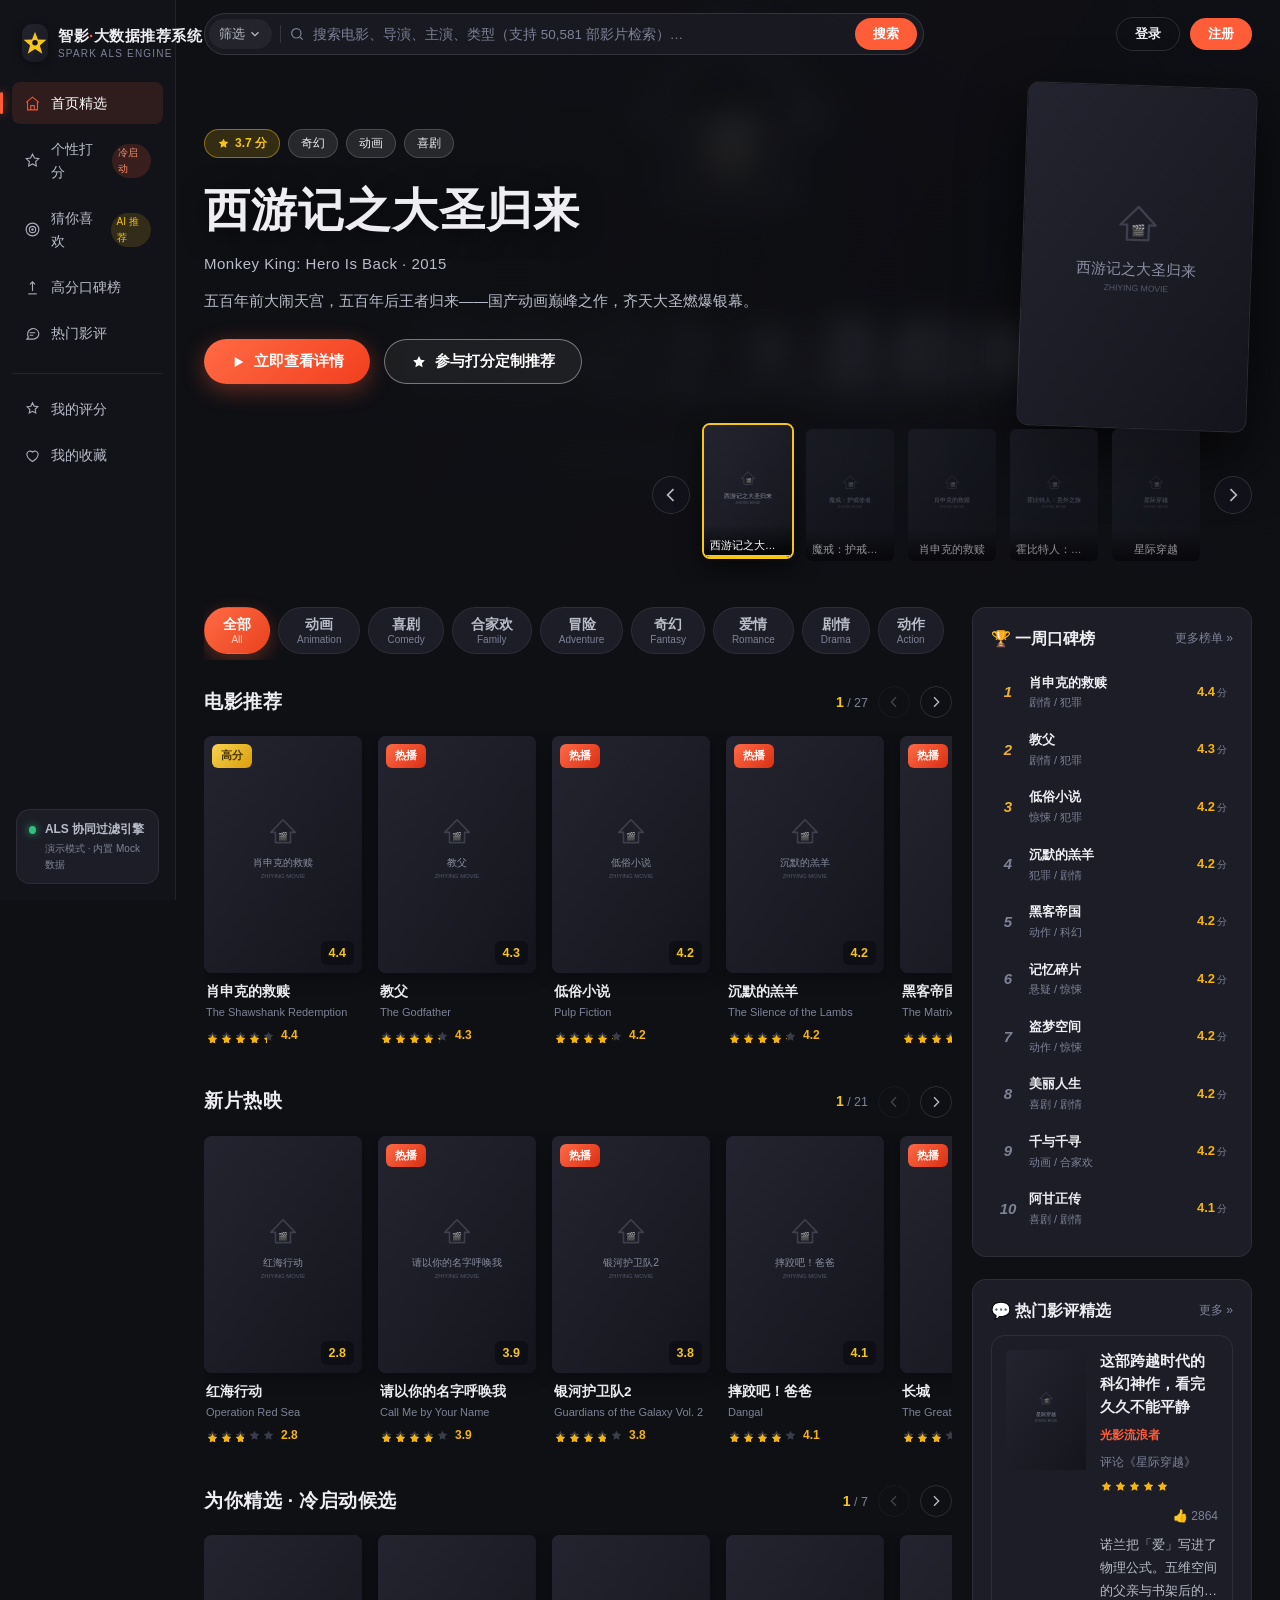
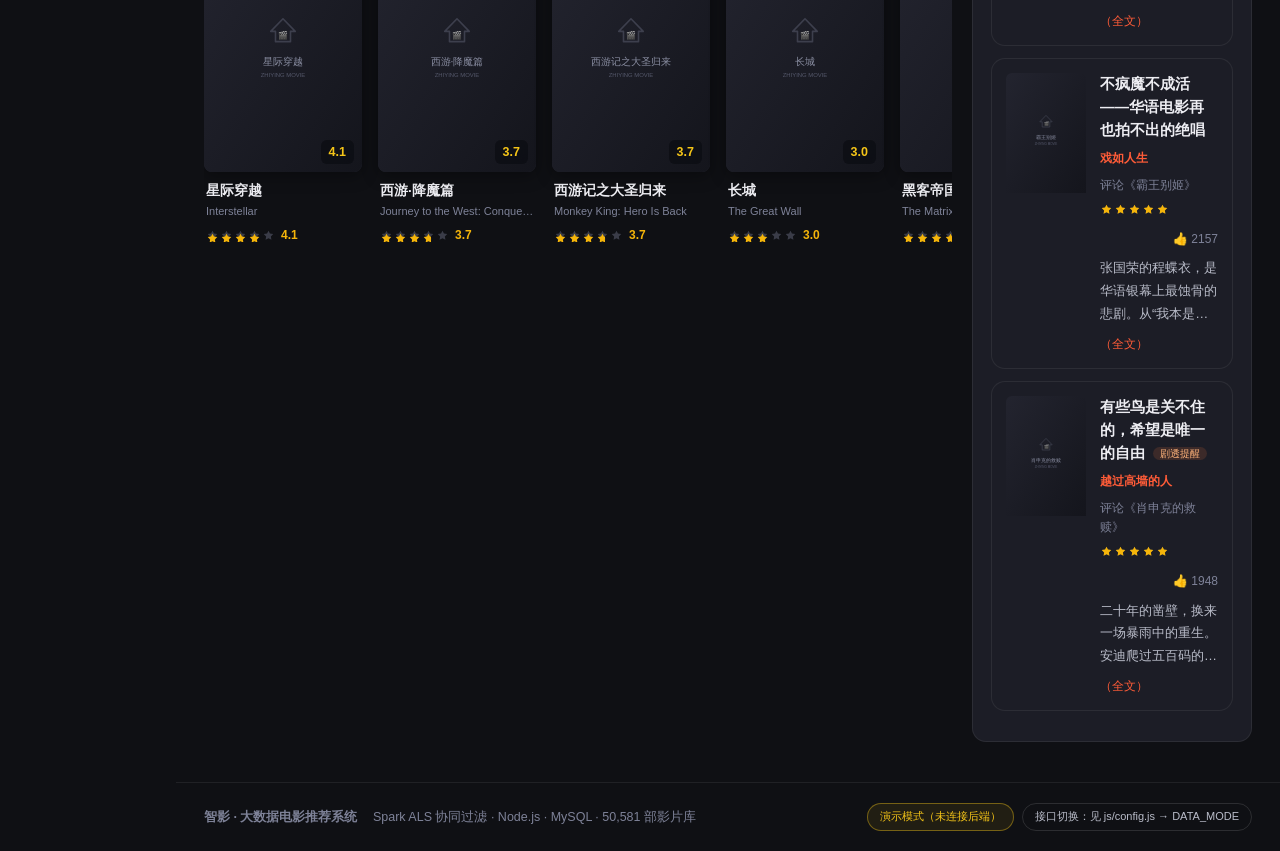
<file: frontend/index.html>
<!DOCTYPE html>
<html lang="zh-CN">
<head>
  <meta charset="UTF-8">
  <meta name="viewport" content="width=device-width, initial-scale=1.0">
  <meta name="description" content="智影 · 大数据电影推荐系统 —— Spark ALS 协同过滤引擎驱动">
  <meta name="keywords" content="电影推荐,Spark,ALS,大数据,协同过滤">
  <title>智影 · 大数据电影推荐系统</title>
  <link rel="icon" href="data:image/svg+xml,%3Csvg xmlns='http://www.w3.org/2000/svg' viewBox='0 0 64 64'%3E%3Crect width='64' height='64' rx='14' fill='%230F1014'/%3E%3Ctext x='32' y='44' font-size='36' text-anchor='middle' fill='%23F5C518'%3E%E2%9C%A6%3C/text%3E%3C/svg%3E">
  <link rel="stylesheet" href="css/style.css">
</head>
<body>
  <!-- ============ 左侧固定导航 ============ -->
  <aside class="sidebar" id="sidebar">
    <div class="brand">
      <div class="brand-logo">
        <svg viewBox="0 0 48 48" width="26" height="26" aria-hidden="true">
          <path d="M24 3 L29.5 17.5 L45 18 L33 28.5 L37.5 44 L24 35 L10.5 44 L15 28.5 L3 18 L18.5 17.5 Z" fill="#F5C518"/>
          <circle cx="24" cy="23.5" r="5" fill="#0F1014"/>
        </svg>
      </div>
      <div class="brand-text">
        <div class="brand-name">智影<span class="brand-dot">·</span>大数据推荐系统</div>
        <div class="brand-sub">Spark ALS Engine</div>
      </div>
    </div>

    <nav class="nav" id="navList">
      <a href="#/" class="nav-item" data-route="home">
        <svg class="nav-ico" viewBox="0 0 24 24" fill="none" stroke="currentColor" stroke-width="1.6"><path d="M3 10.5 12 3l9 7.5"/><path d="M5 9.5V21h14V9.5"/><path d="M9.5 21v-6h5v6"/></svg>
        <span>首页精选</span>
      </a>
      <a href="#/rate" class="nav-item" data-route="rate">
        <svg class="nav-ico" viewBox="0 0 24 24" fill="none" stroke="currentColor" stroke-width="1.6"><path d="m12 3 2.7 5.5 6.1.9-4.4 4.3 1 6.1L12 16.9l-5.4 2.9 1-6.1-4.4-4.3 6.1-.9Z"/></svg>
        <span>个性打分</span>
        <em class="nav-tag">冷启动</em>
      </a>
      <a href="#/recommend" class="nav-item" data-route="recommend">
        <svg class="nav-ico" viewBox="0 0 24 24" fill="none" stroke="currentColor" stroke-width="1.6"><circle cx="12" cy="12" r="9"/><circle cx="12" cy="12" r="4.5"/><circle cx="12" cy="12" r="1" fill="currentColor"/></svg>
        <span>猜你喜欢</span>
        <em class="nav-tag gold">AI 推荐</em>
      </a>
      <a href="#/top" class="nav-item" data-route="top">
        <svg class="nav-ico" viewBox="0 0 24 24" fill="none" stroke="currentColor" stroke-width="1.6"><path d="M6 21h12"/><path d="M12 17V4"/><path d="m8.5 7.5 3.5-3.5 3.5 3.5"/></svg>
        <span>高分口碑榜</span>
      </a>
      <a href="#/reviews" class="nav-item" data-route="reviews">
        <svg class="nav-ico" viewBox="0 0 24 24" fill="none" stroke="currentColor" stroke-width="1.6"><path d="M21 12a8 8 0 0 1-8 8H4l2.2-2.9A8 8 0 1 1 21 12Z"/><path d="M8 11h8M8 14.5h5"/></svg>
        <span>热门影评</span>
      </a>
    </nav>

    <div class="nav nav-secondary">
      <a href="#/myratings" class="nav-item" data-route="myratings">
        <svg class="nav-ico" viewBox="0 0 24 24" fill="none" stroke="currentColor" stroke-width="1.6"><path d="m12 4 2.3 4.7 5.2.8-3.8 3.6.9 5.2L12 16l-4.6 2.4.9-5.2-3.8-3.6 5.2-.8Z"/></svg>
        <span>我的评分</span>
      </a>
      <a href="#/myfavorites" class="nav-item" data-route="myfavorites">
        <svg class="nav-ico" viewBox="0 0 24 24" fill="none" stroke="currentColor" stroke-width="1.6"><path d="M12 20.5S4 15.9 4 10a4.6 4.6 0 0 1 8-2.6A4.6 4.6 0 0 1 20 10c0 5.9-8 10.5-8 10.5Z"/></svg>
        <span>我的收藏</span>
      </a>
    </div>

    <div class="sidebar-foot">
      <div class="engine-badge">
        <span class="engine-dot"></span>
        <div>
          <div class="engine-line1">ALS 协同过滤引擎</div>
          <div class="engine-line2" id="apiStatus">正在检测服务…</div>
        </div>
      </div>
    </div>
  </aside>

  <!-- ============ 主区域 ============ -->
  <div class="main">
    <header class="topbar" id="topbar">
      <div class="topbar-inner">
        <div class="search-capsule" id="searchCapsule">
          <button class="search-filter" id="searchFilterBtn" type="button">
            筛选
            <svg viewBox="0 0 24 24" width="14" height="14" fill="none" stroke="currentColor" stroke-width="2"><path d="m6 9 6 6 6-6"/></svg>
          </button>
          <span class="search-divider"></span>
          <svg class="search-ico" viewBox="0 0 24 24" fill="none" stroke="currentColor" stroke-width="1.8"><circle cx="11" cy="11" r="7"/><path d="m16.5 16.5 4 4"/></svg>
          <input type="text" id="searchInput" placeholder="搜索电影、导演、主演、类型（支持 50,581 部影片检索）…" maxlength="100" autocomplete="off">
          <button class="search-go" id="searchGoBtn" type="button" aria-label="搜索">搜索</button>
        </div>
        <div class="topbar-user" id="topbarUser">
          <!-- 由 JS 渲染 -->
        </div>
      </div>
      <!-- 筛选下拉 -->
      <div class="filter-pop" id="filterPop" hidden>
        <div class="filter-pop-title">按分类筛选</div>
        <div class="filter-pop-grid" id="filterPopGrid"></div>
        <div class="filter-pop-actions">
          <button type="button" class="btn-ghost sm" id="filterClearBtn">清除筛选</button>
          <button type="button" class="btn-primary sm" id="filterApplyBtn">应用</button>
        </div>
      </div>
    </header>

    <main class="view" id="view"><!-- 路由视图 --></main>

    <footer class="footer">
      <div class="footer-inner">
        <div>
          <strong>智影 · 大数据电影推荐系统</strong>
          <span class="footer-sub">Spark ALS 协同过滤 · Node.js · MySQL · 50,581 部影片库</span>
        </div>
        <div class="footer-status">
          <span id="footerMode" class="mode-chip">…</span>
          <span id="footerApi" class="api-chip">…</span>
        </div>
      </div>
    </footer>
  </div>

  <!-- ============ 登录/注册弹窗 ============ -->
  <div class="modal-layer" id="authModal" hidden>
    <div class="auth-card" role="dialog" aria-modal="true" aria-label="登录注册">
      <button class="modal-close" id="authClose" type="button" aria-label="关闭">
        <svg viewBox="0 0 24 24" width="18" height="18" fill="none" stroke="currentColor" stroke-width="2"><path d="M6 6l12 12M18 6L6 18"/></svg>
      </button>
      <!-- 左栏 视觉区 -->
      <div class="auth-visual">
        <div class="auth-visual-glow"></div>
        <div class="auth-poster-wall" id="authPosterWall"></div>
        <div class="auth-visual-text">
          <div class="auth-visual-title">专属私人影院</div>
        </div>
        <div class="auth-visual-badges">
          <span>✦ ALS 协同过滤</span><span>✦ 大数据实训</span><span>✦ 实时推荐</span>
        </div>
      </div>
      <!-- 右栏 表单区 -->
      <div class="auth-form">
        <div class="auth-tabs" role="tablist">
          <button class="auth-tab active" data-authtab="login" type="button">账号密码登录</button>
          <button class="auth-tab" data-authtab="register" type="button">新用户注册</button>
          <span class="auth-tab-indicator" id="authTabIndicator"></span>
        </div>

        <!-- 登录表单 -->
        <form class="auth-body" id="loginForm" novalidate>
          <div class="field">
            <svg class="field-ico" viewBox="0 0 24 24" fill="none" stroke="currentColor" stroke-width="1.6"><circle cx="12" cy="8" r="4"/><path d="M4.5 20c1.2-3.5 4.2-5 7.5-5s6.3 1.5 7.5 5"/></svg>
            <input type="text" name="username" id="loginAccount" placeholder="请输入您的账号 (如: hadoop)" autocomplete="username">
          </div>
          <div class="field">
            <svg class="field-ico" viewBox="0 0 24 24" fill="none" stroke="currentColor" stroke-width="1.6"><rect x="5" y="10" width="14" height="10" rx="2"/><path d="M8 10V7a4 4 0 0 1 8 0v3"/></svg>
            <input type="password" name="pwd" id="loginPwd" placeholder="请输入密码" autocomplete="current-password">
            <button type="button" class="pwd-eye" data-eye="loginPwd" aria-label="显示密码">
              <svg class="eye-open" viewBox="0 0 24 24" fill="none" stroke="currentColor" stroke-width="1.6"><path d="M2.5 12S6 5.5 12 5.5 21.5 12 21.5 12 18 18.5 12 18.5 2.5 12 2.5 12Z"/><circle cx="12" cy="12" r="3"/></svg>
              <svg class="eye-closed" viewBox="0 0 24 24" fill="none" stroke="currentColor" stroke-width="1.6" hidden><path d="M4 4l16 16"/><path d="M9.9 5.9A9.6 9.6 0 0 1 12 5.5c6 0 9.5 6.5 9.5 6.5a17.8 17.8 0 0 1-3.2 3.9M6.2 6.8A16.9 16.9 0 0 0 2.5 12S6 18.5 12 18.5a9.6 9.6 0 0 0 3.2-.5"/></svg>
            </button>
          </div>
          <div class="field-hint">支持使用账号、手机号或邮箱登录</div>
          <button type="submit" class="auth-submit" id="loginBtn">立即登录</button>
          <div class="auth-switch">还没有账号？<a href="javascript:;" id="goRegister">立即注册</a>　·　<a href="javascript:;" id="goForgot">忘记密码？</a></div>
          <div class="auth-back"><a href="#/">← 返回网站主页</a></div>
        </form>

        <!-- 注册表单 -->
        <form class="auth-body" id="registerForm" hidden novalidate>
          <div class="reg-grid">
            <div class="field">
              <svg class="field-ico" viewBox="0 0 24 24" fill="none" stroke="currentColor" stroke-width="1.6"><circle cx="12" cy="8" r="4"/><path d="M4.5 20c1.2-3.5 4.2-5 7.5-5s6.3 1.5 7.5 5"/></svg>
              <input type="text" name="username" id="regUsername" placeholder="昵称（2-50 字符）" autocomplete="username">
            </div>
            <div class="field">
              <svg class="field-ico" viewBox="0 0 24 24" fill="none" stroke="currentColor" stroke-width="1.6"><rect x="6" y="3.5" width="12" height="17" rx="2.5"/><path d="M10 18h4"/></svg>
              <input type="tel" name="phone" id="regPhone" placeholder="手机号（数字）" autocomplete="tel">
            </div>
            <div class="field">
              <svg class="field-ico" viewBox="0 0 24 24" fill="none" stroke="currentColor" stroke-width="1.6"><rect x="3.5" y="5.5" width="17" height="13" rx="2"/><path d="m4.5 7 7.5 5.5L19.5 7"/></svg>
              <input type="email" name="email" id="regEmail" placeholder="邮箱" autocomplete="email">
            </div>
            <div class="field">
              <svg class="field-ico" viewBox="0 0 24 24" fill="none" stroke="currentColor" stroke-width="1.6"><rect x="5" y="10" width="14" height="10" rx="2"/><path d="M8 10V7a4 4 0 0 1 8 0v3"/></svg>
              <input type="password" name="pwd" id="regPwd" placeholder="密码（8 位以上，含字母和数字）" autocomplete="new-password">
            </div>
            <div class="field">
              <svg class="field-ico" viewBox="0 0 24 24" fill="none" stroke="currentColor" stroke-width="1.6"><rect x="5" y="10" width="14" height="10" rx="2"/><path d="M8 10V7a4 4 0 0 1 8 0v3"/></svg>
              <input type="password" name="confirm_password" id="regPwd2" placeholder="确认密码" autocomplete="new-password">
            </div>
          </div>
          <div class="field-hint">密码至少 8 位，且必须包含英文字母和数字</div>
          <button type="submit" class="auth-submit" id="registerBtn">立即注册</button>
          <div class="auth-switch">已有账号？<a href="javascript:;" id="goLogin">账号密码登录</a></div>
          <div class="auth-back"><a href="#/">← 返回网站主页</a></div>
        </form>

        <div class="auth-agreement">登录/注册即代表阅读并同意<a href="javascript:;">《用户使用协议》</a>与<a href="javascript:;">《隐私保护政策》</a></div>
      </div>
    </div>
  </div>

  <!-- ============ 通用弹层 / 抽屉 ============ -->
  <div class="modal-layer" id="genericModal" hidden>
    <div class="generic-card" id="genericCard"></div>
  </div>

  <div class="drawer-layer" id="drawerLayer" hidden>
    <div class="drawer-panel" id="drawerPanel">
      <div class="drawer-head">
        <div class="drawer-title" id="drawerTitle"></div>
        <button class="drawer-close" id="drawerClose" type="button" aria-label="关闭">
          <svg viewBox="0 0 24 24" width="18" height="18" fill="none" stroke="currentColor" stroke-width="2"><path d="M6 6l12 12M18 6L6 18"/></svg>
        </button>
      </div>
      <div class="drawer-body" id="drawerBody"></div>
    </div>
  </div>

  <!-- 海报放大预览 -->
  <div class="lightbox" id="lightbox" hidden>
    <button class="lightbox-close" id="lightboxClose" type="button" aria-label="关闭">
      <svg viewBox="0 0 24 24" width="22" height="22" fill="none" stroke="currentColor" stroke-width="2"><path d="M6 6l12 12M18 6L6 18"/></svg>
    </button>
    <img id="lightboxImg" alt="海报预览">
  </div>

  <!-- Spark 计算等待动效 -->
  <div class="modal-layer spark-layer" id="sparkLayer" hidden>
    <div class="spark-card">
      <div class="spark-orb">
        <div class="spark-orb-ring r1"></div>
        <div class="spark-orb-ring r2"></div>
        <div class="spark-orb-core">
          <svg viewBox="0 0 24 24" width="34" height="34" fill="none" stroke="currentColor" stroke-width="1.5"><path d="M13 2 4.5 13.5H11L10 22l8.5-11.5H12Z"/></svg>
        </div>
      </div>
      <div class="spark-title">正在为您更新推荐列表</div>
      <div class="spark-steps" id="sparkSteps">
        <div class="spark-step" data-step="1">
          <span class="spark-step-ico">1</span>
          <span>正在读取您最新的评分与偏好…</span>
        </div>
        <div class="spark-step" data-step="2">
          <span class="spark-step-ico">2</span>
          <span>正在读取离线 ALS 候选并结合热门与类型偏好重排…</span>
        </div>
        <div class="spark-step" data-step="3">
          <span class="spark-step-ico">3</span>
          <span>正在为您更新最多 Top 20 推荐结果…</span>
        </div>
      </div>
      <div class="spark-progress"><i id="sparkProgressBar"></i></div>
      <div class="spark-note">任务由后台队列处理，ALS 模型按离线批次更新</div>
    </div>
  </div>

  <!-- 轻提示 -->
  <div class="toast-wrap" id="toastWrap"></div>

  <script src="js/config.js"></script>
  <script src="js/mock-data.js"></script>
  <script src="js/ui.js"></script>
  <script src="js/mock.js"></script>
  <script src="js/api.js"></script>
  <script src="js/app.js"></script>
</body>
</html>
</file>
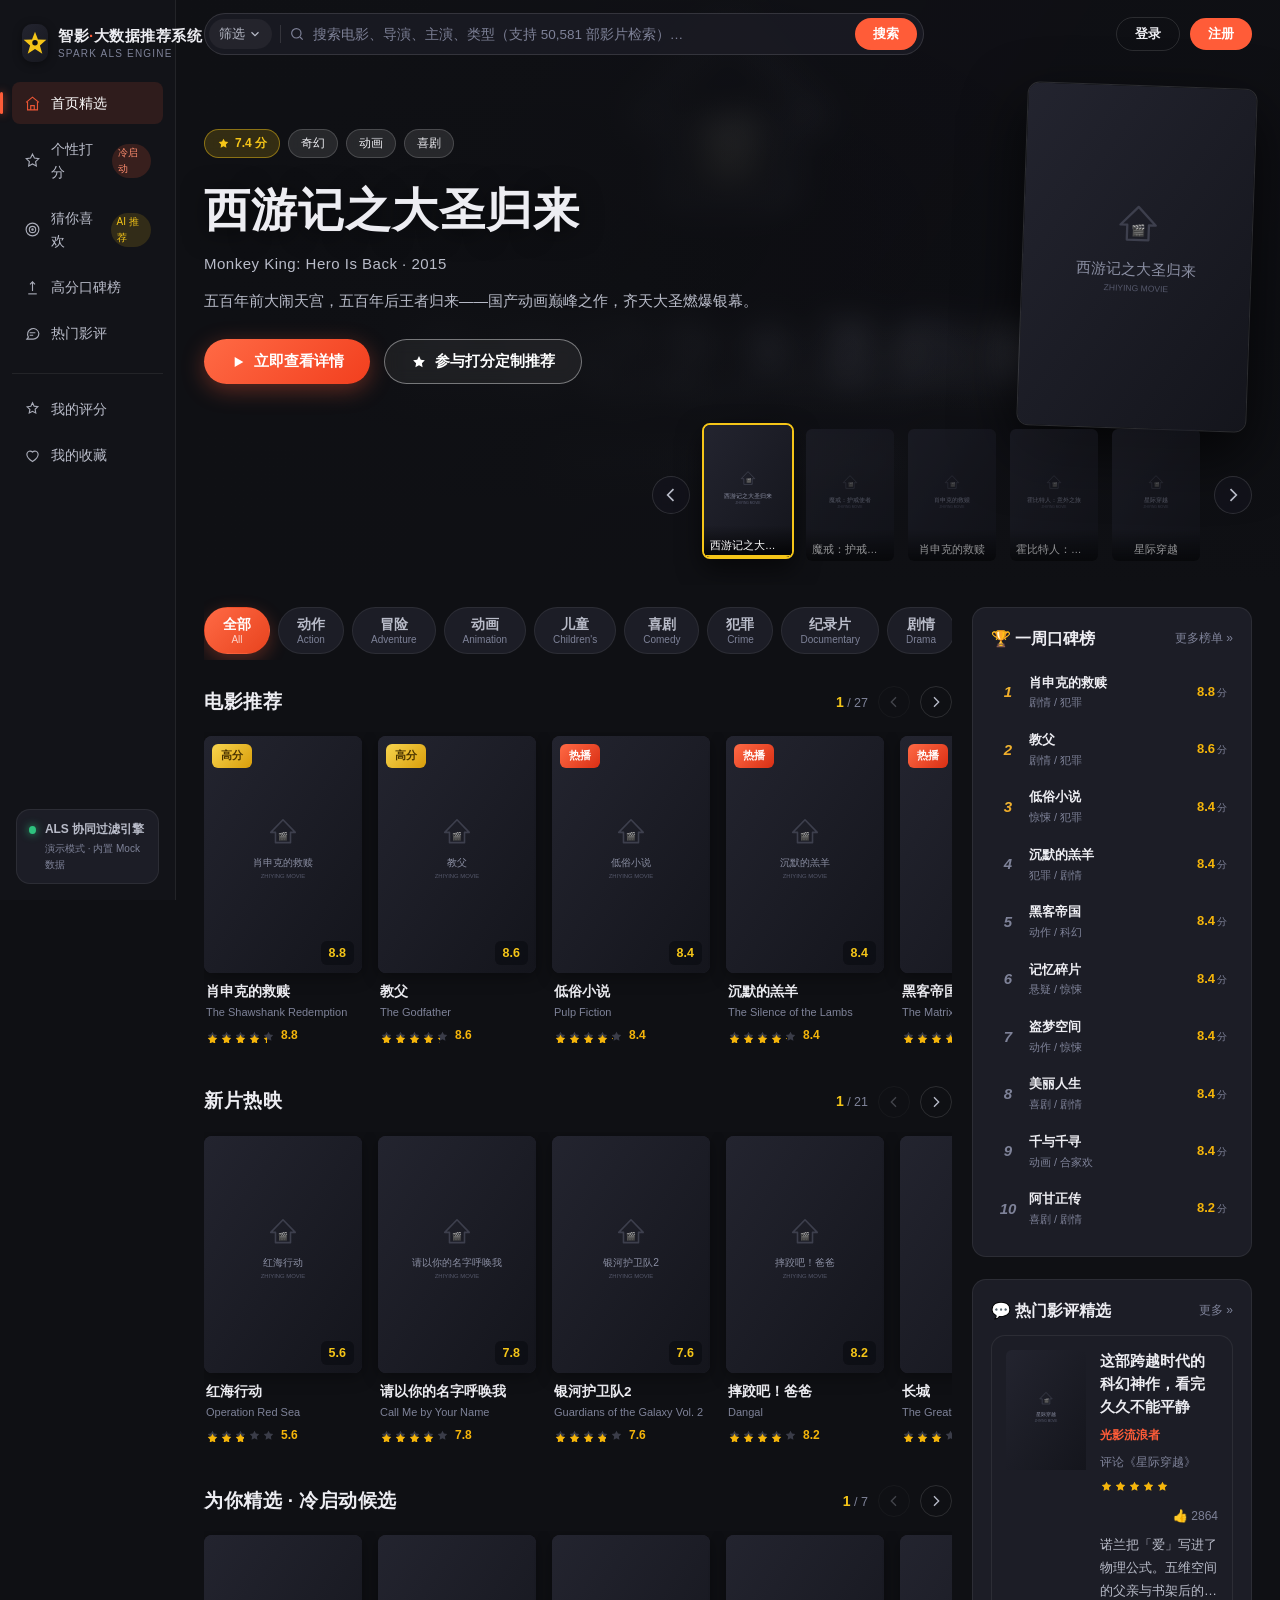
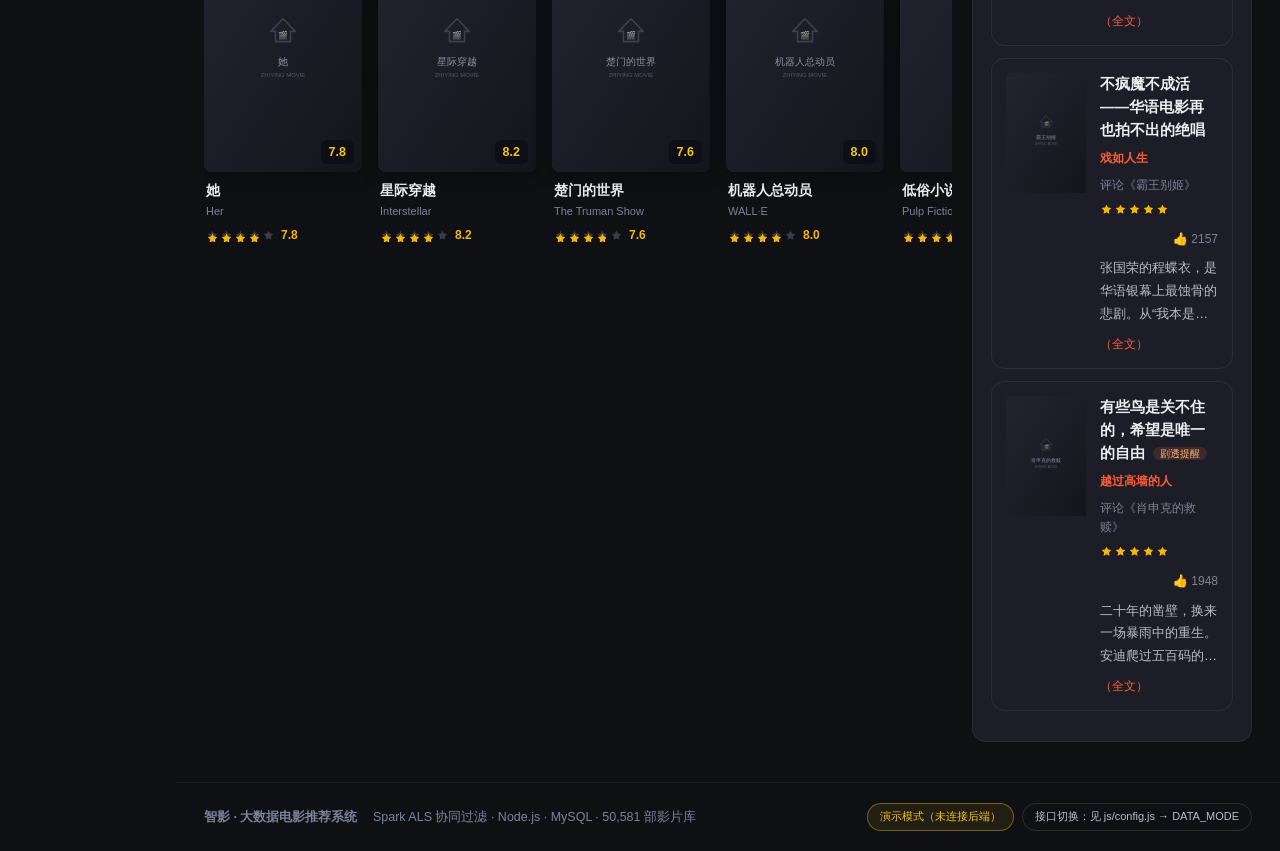
<file: web/index.html>
<!DOCTYPE html>
<html lang="zh-CN">
<head>
  <meta charset="UTF-8">
  <meta name="viewport" content="width=device-width, initial-scale=1.0">
  <meta name="description" content="智影 · 大数据电影推荐系统 —— Spark ALS 协同过滤引擎驱动">
  <meta name="keywords" content="电影推荐,Spark,ALS,大数据,协同过滤">
  <title>智影 · 大数据电影推荐系统</title>
  <link rel="icon" href="data:image/svg+xml,%3Csvg xmlns='http://www.w3.org/2000/svg' viewBox='0 0 64 64'%3E%3Crect width='64' height='64' rx='14' fill='%230F1014'/%3E%3Ctext x='32' y='44' font-size='36' text-anchor='middle' fill='%23F5C518'%3E%E2%9C%A6%3C/text%3E%3C/svg%3E">
  <link rel="stylesheet" href="css/style.css">
</head>
<body>
  <!-- ============ 左侧固定导航 ============ -->
  <aside class="sidebar" id="sidebar">
    <div class="brand">
      <div class="brand-logo">
        <svg viewBox="0 0 48 48" width="26" height="26" aria-hidden="true">
          <path d="M24 3 L29.5 17.5 L45 18 L33 28.5 L37.5 44 L24 35 L10.5 44 L15 28.5 L3 18 L18.5 17.5 Z" fill="#F5C518"/>
          <circle cx="24" cy="23.5" r="5" fill="#0F1014"/>
        </svg>
      </div>
      <div class="brand-text">
        <div class="brand-name">智影<span class="brand-dot">·</span>大数据推荐系统</div>
        <div class="brand-sub">Spark ALS Engine</div>
      </div>
    </div>

    <nav class="nav" id="navList">
      <a href="#/" class="nav-item" data-route="home">
        <svg class="nav-ico" viewBox="0 0 24 24" fill="none" stroke="currentColor" stroke-width="1.6"><path d="M3 10.5 12 3l9 7.5"/><path d="M5 9.5V21h14V9.5"/><path d="M9.5 21v-6h5v6"/></svg>
        <span>首页精选</span>
      </a>
      <a href="#/rate" class="nav-item" data-route="rate">
        <svg class="nav-ico" viewBox="0 0 24 24" fill="none" stroke="currentColor" stroke-width="1.6"><path d="m12 3 2.7 5.5 6.1.9-4.4 4.3 1 6.1L12 16.9l-5.4 2.9 1-6.1-4.4-4.3 6.1-.9Z"/></svg>
        <span>个性打分</span>
        <em class="nav-tag">冷启动</em>
      </a>
      <a href="#/recommend" class="nav-item" data-route="recommend">
        <svg class="nav-ico" viewBox="0 0 24 24" fill="none" stroke="currentColor" stroke-width="1.6"><circle cx="12" cy="12" r="9"/><circle cx="12" cy="12" r="4.5"/><circle cx="12" cy="12" r="1" fill="currentColor"/></svg>
        <span>猜你喜欢</span>
        <em class="nav-tag gold">AI 推荐</em>
      </a>
      <a href="#/top" class="nav-item" data-route="top">
        <svg class="nav-ico" viewBox="0 0 24 24" fill="none" stroke="currentColor" stroke-width="1.6"><path d="M6 21h12"/><path d="M12 17V4"/><path d="m8.5 7.5 3.5-3.5 3.5 3.5"/></svg>
        <span>高分口碑榜</span>
      </a>
      <a href="#/reviews" class="nav-item" data-route="reviews">
        <svg class="nav-ico" viewBox="0 0 24 24" fill="none" stroke="currentColor" stroke-width="1.6"><path d="M21 12a8 8 0 0 1-8 8H4l2.2-2.9A8 8 0 1 1 21 12Z"/><path d="M8 11h8M8 14.5h5"/></svg>
        <span>热门影评</span>
      </a>
    </nav>

    <div class="nav nav-secondary">
      <a href="#/myratings" class="nav-item" data-route="myratings">
        <svg class="nav-ico" viewBox="0 0 24 24" fill="none" stroke="currentColor" stroke-width="1.6"><path d="m12 4 2.3 4.7 5.2.8-3.8 3.6.9 5.2L12 16l-4.6 2.4.9-5.2-3.8-3.6 5.2-.8Z"/></svg>
        <span>我的评分</span>
      </a>
      <a href="#/myfavorites" class="nav-item" data-route="myfavorites">
        <svg class="nav-ico" viewBox="0 0 24 24" fill="none" stroke="currentColor" stroke-width="1.6"><path d="M12 20.5S4 15.9 4 10a4.6 4.6 0 0 1 8-2.6A4.6 4.6 0 0 1 20 10c0 5.9-8 10.5-8 10.5Z"/></svg>
        <span>我的收藏</span>
      </a>
    </div>

    <div class="sidebar-foot">
      <div class="engine-badge">
        <span class="engine-dot"></span>
        <div>
          <div class="engine-line1">ALS 协同过滤引擎</div>
          <div class="engine-line2" id="apiStatus">正在检测服务…</div>
        </div>
      </div>
    </div>
  </aside>

  <!-- ============ 主区域 ============ -->
  <div class="main">
    <header class="topbar" id="topbar">
      <div class="topbar-inner">
        <div class="search-capsule" id="searchCapsule">
          <button class="search-filter" id="searchFilterBtn" type="button">
            筛选
            <svg viewBox="0 0 24 24" width="14" height="14" fill="none" stroke="currentColor" stroke-width="2"><path d="m6 9 6 6 6-6"/></svg>
          </button>
          <span class="search-divider"></span>
          <svg class="search-ico" viewBox="0 0 24 24" fill="none" stroke="currentColor" stroke-width="1.8"><circle cx="11" cy="11" r="7"/><path d="m16.5 16.5 4 4"/></svg>
          <input type="text" id="searchInput" placeholder="搜索电影、导演、主演、类型（支持 50,581 部影片检索）…" maxlength="100" autocomplete="off">
          <button class="search-go" id="searchGoBtn" type="button" aria-label="搜索">搜索</button>
        </div>
        <div class="topbar-user" id="topbarUser">
          <!-- 由 JS 渲染 -->
        </div>
      </div>
      <!-- 筛选下拉 -->
      <div class="filter-pop" id="filterPop" hidden>
        <div class="filter-pop-title">按分类筛选</div>
        <div class="filter-pop-grid" id="filterPopGrid"></div>
        <div class="filter-pop-actions">
          <button type="button" class="btn-ghost sm" id="filterClearBtn">清除筛选</button>
          <button type="button" class="btn-primary sm" id="filterApplyBtn">应用</button>
        </div>
      </div>
    </header>

    <main class="view" id="view"><!-- 路由视图 --></main>

    <footer class="footer">
      <div class="footer-inner">
        <div>
          <strong>智影 · 大数据电影推荐系统</strong>
          <span class="footer-sub">Spark ALS 协同过滤 · Node.js · MySQL · 50,581 部影片库</span>
        </div>
        <div class="footer-status">
          <span id="footerMode" class="mode-chip">…</span>
          <span id="footerApi" class="api-chip">…</span>
        </div>
      </div>
    </footer>
  </div>

  <!-- ============ 登录/注册弹窗 ============ -->
  <div class="modal-layer" id="authModal" hidden>
    <div class="auth-card" role="dialog" aria-modal="true" aria-label="登录注册">
      <button class="modal-close" id="authClose" type="button" aria-label="关闭">
        <svg viewBox="0 0 24 24" width="18" height="18" fill="none" stroke="currentColor" stroke-width="2"><path d="M6 6l12 12M18 6L6 18"/></svg>
      </button>
      <!-- 左栏 视觉区 -->
      <div class="auth-visual">
        <div class="auth-visual-glow"></div>
        <div class="auth-poster-wall" id="authPosterWall"></div>
        <div class="auth-visual-text">
          <div class="auth-visual-title">专属私人影院</div>
          <p>基于 Spark MLlib ALS 协同过滤算法<br>50,000+ 影片库为您定制专属片单</p>
        </div>
        <div class="auth-visual-badges">
          <span>✦ ALS 协同过滤</span><span>✦ 大数据实训</span><span>✦ 实时推荐</span>
        </div>
      </div>
      <!-- 右栏 表单区 -->
      <div class="auth-form">
        <div class="auth-tabs" role="tablist">
          <button class="auth-tab active" data-authtab="login" type="button">账号密码登录</button>
          <button class="auth-tab" data-authtab="register" type="button">新用户注册</button>
          <span class="auth-tab-indicator" id="authTabIndicator"></span>
        </div>

        <!-- 登录表单 -->
        <form class="auth-body" id="loginForm" novalidate>
          <div class="field">
            <svg class="field-ico" viewBox="0 0 24 24" fill="none" stroke="currentColor" stroke-width="1.6"><circle cx="12" cy="8" r="4"/><path d="M4.5 20c1.2-3.5 4.2-5 7.5-5s6.3 1.5 7.5 5"/></svg>
            <input type="text" name="username" id="loginAccount" placeholder="请输入您的账号 (如: hadoop)" autocomplete="username">
          </div>
          <div class="field">
            <svg class="field-ico" viewBox="0 0 24 24" fill="none" stroke="currentColor" stroke-width="1.6"><rect x="5" y="10" width="14" height="10" rx="2"/><path d="M8 10V7a4 4 0 0 1 8 0v3"/></svg>
            <input type="password" name="pwd" id="loginPwd" placeholder="请输入密码" autocomplete="current-password">
            <button type="button" class="pwd-eye" data-eye="loginPwd" aria-label="显示密码">
              <svg class="eye-open" viewBox="0 0 24 24" fill="none" stroke="currentColor" stroke-width="1.6"><path d="M2.5 12S6 5.5 12 5.5 21.5 12 21.5 12 18 18.5 12 18.5 2.5 12 2.5 12Z"/><circle cx="12" cy="12" r="3"/></svg>
              <svg class="eye-closed" viewBox="0 0 24 24" fill="none" stroke="currentColor" stroke-width="1.6" hidden><path d="M4 4l16 16"/><path d="M9.9 5.9A9.6 9.6 0 0 1 12 5.5c6 0 9.5 6.5 9.5 6.5a17.8 17.8 0 0 1-3.2 3.9M6.2 6.8A16.9 16.9 0 0 0 2.5 12S6 18.5 12 18.5a9.6 9.6 0 0 0 3.2-.5"/></svg>
            </button>
          </div>
          <div class="field-hint">支持使用账号、手机号或邮箱登录</div>
          <button type="submit" class="auth-submit" id="loginBtn">立即登录</button>
          <div class="auth-switch">还没有账号？<a href="javascript:;" id="goRegister">立即注册</a></div>
          <div class="auth-back"><a href="#/">← 返回网站主页</a></div>
        </form>

        <!-- 注册表单 -->
        <form class="auth-body" id="registerForm" hidden novalidate>
          <div class="reg-grid">
            <div class="field">
              <svg class="field-ico" viewBox="0 0 24 24" fill="none" stroke="currentColor" stroke-width="1.6"><circle cx="12" cy="8" r="4"/><path d="M4.5 20c1.2-3.5 4.2-5 7.5-5s6.3 1.5 7.5 5"/></svg>
              <input type="text" name="username" id="regUsername" placeholder="昵称（2-50 字符）" autocomplete="username">
            </div>
            <div class="field">
              <svg class="field-ico" viewBox="0 0 24 24" fill="none" stroke="currentColor" stroke-width="1.6"><rect x="6" y="3.5" width="12" height="17" rx="2.5"/><path d="M10 18h4"/></svg>
              <input type="tel" name="phone" id="regPhone" placeholder="手机号（数字）" autocomplete="tel">
            </div>
            <div class="field">
              <svg class="field-ico" viewBox="0 0 24 24" fill="none" stroke="currentColor" stroke-width="1.6"><rect x="3.5" y="5.5" width="17" height="13" rx="2"/><path d="m4.5 7 7.5 5.5L19.5 7"/></svg>
              <input type="email" name="email" id="regEmail" placeholder="邮箱" autocomplete="email">
            </div>
            <div class="field">
              <svg class="field-ico" viewBox="0 0 24 24" fill="none" stroke="currentColor" stroke-width="1.6"><rect x="5" y="10" width="14" height="10" rx="2"/><path d="M8 10V7a4 4 0 0 1 8 0v3"/></svg>
              <input type="password" name="pwd" id="regPwd" placeholder="密码（8 位以上，含字母和数字）" autocomplete="new-password">
            </div>
            <div class="field">
              <svg class="field-ico" viewBox="0 0 24 24" fill="none" stroke="currentColor" stroke-width="1.6"><rect x="5" y="10" width="14" height="10" rx="2"/><path d="M8 10V7a4 4 0 0 1 8 0v3"/></svg>
              <input type="password" name="confirm_password" id="regPwd2" placeholder="确认密码" autocomplete="new-password">
            </div>
          </div>
          <div class="field-hint">密码至少 8 位，且必须包含英文字母和数字</div>
          <button type="submit" class="auth-submit" id="registerBtn">立即注册</button>
          <div class="auth-switch">已有账号？<a href="javascript:;" id="goLogin">账号密码登录</a></div>
          <div class="auth-back"><a href="#/">← 返回网站主页</a></div>
        </form>

        <div class="auth-agreement">登录/注册即代表阅读并同意<a href="javascript:;">《用户使用协议》</a>与<a href="javascript:;">《隐私保护政策》</a></div>
      </div>
    </div>
  </div>

  <!-- ============ 通用弹层 / 抽屉 ============ -->
  <div class="modal-layer" id="genericModal" hidden>
    <div class="generic-card" id="genericCard"></div>
  </div>

  <div class="drawer-layer" id="drawerLayer" hidden>
    <div class="drawer-panel" id="drawerPanel">
      <div class="drawer-head">
        <div class="drawer-title" id="drawerTitle"></div>
        <button class="drawer-close" id="drawerClose" type="button" aria-label="关闭">
          <svg viewBox="0 0 24 24" width="18" height="18" fill="none" stroke="currentColor" stroke-width="2"><path d="M6 6l12 12M18 6L6 18"/></svg>
        </button>
      </div>
      <div class="drawer-body" id="drawerBody"></div>
    </div>
  </div>

  <!-- 海报放大预览 -->
  <div class="lightbox" id="lightbox" hidden>
    <button class="lightbox-close" id="lightboxClose" type="button" aria-label="关闭">
      <svg viewBox="0 0 24 24" width="22" height="22" fill="none" stroke="currentColor" stroke-width="2"><path d="M6 6l12 12M18 6L6 18"/></svg>
    </button>
    <img id="lightboxImg" alt="海报预览">
  </div>

  <!-- Spark 计算等待动效 -->
  <div class="modal-layer spark-layer" id="sparkLayer" hidden>
    <div class="spark-card">
      <div class="spark-orb">
        <div class="spark-orb-ring r1"></div>
        <div class="spark-orb-ring r2"></div>
        <div class="spark-orb-core">
          <svg viewBox="0 0 24 24" width="34" height="34" fill="none" stroke="currentColor" stroke-width="1.5"><path d="M13 2 4.5 13.5H11L10 22l8.5-11.5H12Z"/></svg>
        </div>
      </div>
      <div class="spark-title">Spark ALS 协同过滤引擎计算中</div>
      <div class="spark-steps" id="sparkSteps">
        <div class="spark-step" data-step="1">
          <span class="spark-step-ico">1</span>
          <span>正在读取您提交的个性化评分 (personalratings)…</span>
        </div>
        <div class="spark-step" data-step="2">
          <span class="spark-step-ico">2</span>
          <span>Spark MLlib ALS 协同过滤模型矩阵分解计算中…</span>
        </div>
        <div class="spark-step" data-step="3">
          <span class="spark-step-ico">3</span>
          <span>正在从 50,581 部影片中匹配 Top 10 推荐结果…</span>
        </div>
      </div>
      <div class="spark-progress"><i id="sparkProgressBar"></i></div>
      <div class="spark-note">首次计算约需 10s ~ 2min，请耐心等待</div>
    </div>
  </div>

  <!-- 轻提示 -->
  <div class="toast-wrap" id="toastWrap"></div>

  <script src="js/config.js"></script>
  <script src="js/mock-data.js"></script>
  <script src="js/ui.js"></script>
  <script src="js/mock.js"></script>
  <script src="js/api.js"></script>
  <script src="js/app.js"></script>
</body>
</html>
</file>
<file: frontend/css/style.css>
/* ============================================================
   智影 · 大数据电影推荐系统 —— 主样式
   视觉语言：深邃曜石黑 + 流光金/琥珀橙（流媒体沉浸风）
   信息质感：豆瓣暖橘五星 + 克制留白
   ============================================================ */

:root {
  --bg: #0F1014;
  --bg2: #181920;
  --bg3: #121318;
  --card: #1C1D26;
  --card2: #22232E;
  --line: rgba(255, 255, 255, 0.07);
  --line2: rgba(255, 255, 255, 0.12);
  --text: #EDEDF2;
  --text2: #B9BCC9;
  --text3: #7E8298;
  --accent: #FF5C38;
  --accent-hover: #FF7752;
  --gold: #F5C518;
  --star: #F5B50A;
  --star-dim: #3A3C48;
  --green: #2EC27E;
  --red: #E5484D;
  --radius: 8px;
  --radius-lg: 14px;
  --sidebar-w: 200px;
  --topbar-h: 68px;
  --shadow: 0 12px 32px rgba(0, 0, 0, 0.45);
  --font: -apple-system, BlinkMacSystemFont, "PingFang SC", "Microsoft YaHei", "Segoe UI", sans-serif;
}

* { margin: 0; padding: 0; box-sizing: border-box; }
html { scroll-behavior: smooth; }
body {
  font-family: var(--font);
  background: var(--bg);
  color: var(--text);
  font-size: 14px;
  line-height: 1.6;
  -webkit-font-smoothing: antialiased;
  overflow-x: hidden;
}
a { color: inherit; text-decoration: none; }
button { font-family: inherit; cursor: pointer; border: none; background: none; color: inherit; }
input, textarea { font-family: inherit; }
img { display: block; }
[hidden] { display: none !important; }
::selection { background: rgba(255, 92, 56, 0.4); }
::-webkit-scrollbar { width: 10px; height: 8px; }
::-webkit-scrollbar-thumb { background: #2c2e3a; border-radius: 6px; }
::-webkit-scrollbar-thumb:hover { background: #3a3d4c; }
::-webkit-scrollbar-track { background: transparent; }

/* ============ 侧边栏 ============ */
.sidebar {
  position: fixed; left: 0; top: 0; bottom: 0; width: var(--sidebar-w);
  background: var(--bg3);
  border-right: 1px solid var(--line);
  display: flex; flex-direction: column;
  z-index: 50;
  padding: 20px 12px 16px;
}
.brand { display: flex; align-items: center; gap: 10px; padding: 4px 10px 20px; }
.brand-logo {
  width: 38px; height: 38px; border-radius: 10px;
  background: linear-gradient(135deg, #23242f, #17181f);
  display: flex; align-items: center; justify-content: center;
  box-shadow: 0 2px 10px rgba(0, 0, 0, 0.4);
}
.brand-name { font-size: 15px; font-weight: 700; letter-spacing: 0.5px; white-space: nowrap; }
.brand-dot { color: var(--accent); }
.brand-sub { font-size: 10px; color: var(--text3); letter-spacing: 1.2px; text-transform: uppercase; margin-top: -2px; }

.nav { display: flex; flex-direction: column; gap: 4px; }
.nav-secondary { margin-top: 18px; padding-top: 14px; border-top: 1px solid var(--line); }
.nav-item {
  position: relative;
  display: flex; align-items: center; gap: 10px;
  padding: 10px 12px; border-radius: var(--radius);
  color: var(--text2); font-size: 14px;
  transition: background 0.18s, color 0.18s;
}
.nav-item:hover { background: rgba(255, 255, 255, 0.05); color: var(--text); }
.nav-item.active { background: rgba(255, 92, 56, 0.12); color: #fff; }
.nav-item.active::before {
  content: ''; position: absolute; left: -12px; top: 50%; transform: translateY(-50%);
  width: 3px; height: 22px; border-radius: 3px; background: var(--accent);
  box-shadow: 0 0 8px rgba(255, 92, 56, 0.8);
}
.nav-ico { width: 17px; height: 17px; flex: none; opacity: 0.9; }
.nav-item.active .nav-ico { color: var(--accent); }
.nav-tag {
  font-style: normal; font-size: 10px; margin-left: auto;
  background: rgba(255, 92, 56, 0.16); color: #ff8d6f;
  padding: 1px 6px; border-radius: 20px;
}
.nav-tag.gold { background: rgba(245, 197, 24, 0.14); color: var(--gold); }

.sidebar-foot { margin-top: auto; padding: 0 4px; }
.engine-badge {
  display: flex; gap: 9px; align-items: flex-start;
  background: var(--card); border: 1px solid var(--line);
  padding: 10px 12px; border-radius: var(--radius-lg);
}
.engine-dot {
  width: 8px; height: 8px; border-radius: 50%; background: var(--green);
  margin-top: 6px; box-shadow: 0 0 8px rgba(46, 194, 126, 0.9);
  animation: pulse 2.4s infinite;
}
@keyframes pulse { 0%, 100% { opacity: 1; } 50% { opacity: 0.35; } }
.engine-line1 { font-size: 12px; color: var(--text2); font-weight: 600; }
.engine-line2 { font-size: 10px; color: var(--text3); margin-top: 2px; word-break: break-all; }

/* ============ 主区域与顶栏 ============ */
.main { margin-left: var(--sidebar-w); min-height: 100vh; display: flex; flex-direction: column; }

.topbar {
  position: fixed; top: 0; left: var(--sidebar-w); right: 0; height: var(--topbar-h);
  z-index: 40;
  background: transparent;
  transition: background 0.3s, box-shadow 0.3s;
}
.topbar.scrolled {
  background: rgba(15, 16, 20, 0.88);
  backdrop-filter: blur(12px);
  -webkit-backdrop-filter: blur(12px);
  box-shadow: 0 1px 0 var(--line);
}
.topbar-inner {
  height: 100%; display: flex; align-items: center; gap: 20px;
  padding: 0 28px; max-width: 1680px; margin: 0 auto;
}

.search-capsule {
  flex: 1; max-width: 720px; height: 42px;
  display: flex; align-items: center; gap: 8px;
  background: rgba(28, 29, 38, 0.75);
  border: 1px solid var(--line2);
  border-radius: 999px;
  padding: 0 6px 0 4px;
  transition: border-color 0.2s, background 0.2s;
}
.search-capsule:focus-within { border-color: rgba(255, 92, 56, 0.55); background: rgba(28, 29, 38, 0.95); }
.search-filter {
  display: flex; align-items: center; gap: 3px;
  color: var(--text2); font-size: 13px;
  padding: 6px 10px; border-radius: 999px;
  background: rgba(255, 255, 255, 0.05);
  transition: background 0.15s, color 0.15s; white-space: nowrap;
}
.search-filter:hover { background: rgba(255, 92, 56, 0.15); color: #fff; }
.search-divider { width: 1px; height: 18px; background: var(--line2); }
.search-ico { width: 16px; height: 16px; color: var(--text3); flex: none; }
.search-capsule input {
  flex: 1; min-width: 0; background: none; border: none; outline: none;
  color: var(--text); font-size: 13.5px;
}
.search-capsule input::placeholder { color: var(--text3); }
.search-go {
  background: var(--accent); color: #fff; font-size: 13px;
  padding: 7px 18px; border-radius: 999px; font-weight: 600;
  transition: background 0.15s, transform 0.1s;
}
.search-go:hover { background: var(--accent-hover); }
.search-go:active { transform: scale(0.96); }

.filter-pop {
  position: absolute; top: calc(var(--topbar-h) - 6px); left: 50%; transform: translateX(-50%);
  width: 560px; max-width: calc(100vw - 300px);
  background: var(--card); border: 1px solid var(--line2);
  border-radius: var(--radius-lg); box-shadow: var(--shadow);
  padding: 16px; z-index: 60;
  animation: dropIn 0.18s ease-out;
}
@keyframes dropIn { from { opacity: 0; transform: translateX(-50%) translateY(-6px); } to { opacity: 1; transform: translateX(-50%) translateY(0); } }
.filter-pop-title { font-size: 12px; color: var(--text3); margin-bottom: 10px; }
.filter-pop-grid { display: grid; grid-template-columns: repeat(6, 1fr); gap: 8px; }
.filter-chip {
  padding: 7px 4px; border-radius: 999px; font-size: 12.5px;
  background: rgba(255, 255, 255, 0.05); color: var(--text2);
  transition: all 0.15s;
}
.filter-chip:hover { background: rgba(255, 255, 255, 0.1); color: #fff; }
.filter-chip.active { background: var(--accent); color: #fff; font-weight: 600; }
.filter-pop-actions { display: flex; justify-content: flex-end; gap: 10px; margin-top: 14px; }

/* 顶栏用户区 */
.topbar-user { display: flex; align-items: center; gap: 10px; margin-left: auto; }
.pill {
  padding: 7px 18px; border-radius: 999px; font-size: 13px; font-weight: 600;
  transition: all 0.15s;
}
.pill.ghost { border: 1px solid var(--line2); color: var(--text); }
.pill.ghost:hover { border-color: var(--accent); color: var(--accent); }
.pill.solid { background: var(--accent); color: #fff; }
.pill.solid:hover { background: var(--accent-hover); }

.hdr-user {
  position: relative; display: flex; align-items: center; gap: 9px;
  padding: 6px 12px 6px 6px; border-radius: 999px; cursor: pointer;
  transition: background 0.15s;
}
.hdr-user:hover { background: rgba(255, 255, 255, 0.06); }
.hdr-avatar {
  width: 34px; height: 34px; border-radius: 50%; overflow: hidden;
  background: linear-gradient(135deg, #ff8a5c, #d93a1e);
  display: flex; align-items: center; justify-content: center; flex: none;
  border: 2px solid rgba(255, 255, 255, 0.18);
}
.hdr-avatar-img { width: 100%; height: 100%; object-fit: cover; }
.hdr-avatar-letter { font-size: 15px; font-weight: 700; color: #fff; }
.hdr-welcome { font-size: 13px; color: var(--text2); white-space: nowrap; }
.hdr-welcome b { color: var(--text); }
.hdr-caret { color: var(--text3); }
.hdr-drop {
  position: absolute; top: 46px; right: 0; width: 176px;
  background: var(--card); border: 1px solid var(--line2);
  border-radius: var(--radius-lg); box-shadow: var(--shadow);
  padding: 6px; z-index: 70; animation: dropIn2 0.15s ease-out;
}
@keyframes dropIn2 { from { opacity: 0; transform: translateY(-6px); } to { opacity: 1; transform: translateY(0); } }
.drop-item {
  padding: 9px 12px; border-radius: 6px; font-size: 13px; color: var(--text2);
  cursor: pointer; transition: all 0.12s;
}
.drop-item:hover { background: rgba(255, 255, 255, 0.06); color: #fff; }
.drop-item.danger { color: #ff8f8f; }
.drop-item.danger:hover { background: rgba(229, 72, 77, 0.14); }
.drop-sep { height: 1px; background: var(--line); margin: 5px 0; }

/* ============ 视图容器 ============ */
.view { flex: 1; padding-top: 0; }
.home { padding-bottom: 40px; }
.home-body {
  display: grid; grid-template-columns: minmax(0, 1fr) 330px;
  gap: 28px; padding: 0 28px; max-width: 1680px; margin: 0 auto;
}
.home-main { min-width: 0; }
.home-side { min-width: 0; }

/* ============ 巨幕轮播 ============ */
.hero {
  position: relative; height: 65vh; min-height: 520px; max-height: 720px;
  overflow: hidden; background: var(--bg2);
}
.hero-slide {
  position: absolute; inset: 0; opacity: 0; visibility: hidden;
  transition: opacity 0.7s ease;
}
.hero-slide.active { opacity: 1; visibility: visible; }
.hero-bg-wrap { position: absolute; inset: 0; }
.hero-bg {
  width: 100%; height: 100%; object-fit: cover;
  filter: blur(14px) brightness(0.55) saturate(1.1);
  transform: scale(1.12);
}
.hero-vignette {
  position: absolute; inset: 0;
  background:
    linear-gradient(90deg, #0F1014 0%, rgba(15, 16, 20, 0.85) 32%, rgba(15, 16, 20, 0.15) 68%, rgba(15, 16, 20, 0.55) 100%),
    linear-gradient(180deg, rgba(15, 16, 20, 0.25) 0%, transparent 30%, transparent 55%, #0F1014 100%),
    radial-gradient(ellipse at 30% 40%, rgba(0, 0, 0, 0.28), transparent 60%);
}
.hero-inner {
  position: relative; z-index: 2; height: 100%;
  display: flex; align-items: center; justify-content: space-between; gap: 40px;
  max-width: 1680px; margin: 0 auto; padding: 48px 28px 120px;
}
.hero-info { max-width: 640px; }
.hero-badges { display: flex; flex-wrap: wrap; gap: 8px; margin-bottom: 16px; }
.hero-badge {
  display: inline-flex; align-items: center; gap: 5px;
  font-size: 12px; padding: 4px 12px; border-radius: 999px;
  background: rgba(255, 255, 255, 0.1); border: 1px solid rgba(255, 255, 255, 0.16);
  backdrop-filter: blur(6px);
}
.hero-badge.gold { background: rgba(245, 197, 24, 0.16); border-color: rgba(245, 197, 24, 0.45); color: var(--gold); font-weight: 700; }
.hero-title { display: flex; flex-direction: column; gap: 4px; margin-bottom: 14px; }
.hero-title-zh {
  font-size: clamp(30px, 3.6vw, 48px); font-weight: 800; letter-spacing: 1px;
  text-shadow: 0 4px 24px rgba(0, 0, 0, 0.6);
}
.hero-title-en { font-size: 15px; color: var(--text2); font-weight: 400; letter-spacing: 0.5px; }
.hero-tagline {
  font-size: 14.5px; color: var(--text2); margin-bottom: 26px;
  display: -webkit-box; -webkit-line-clamp: 2; -webkit-box-orient: vertical; overflow: hidden;
}
.hero-actions { display: flex; gap: 14px; }
.hero-btn {
  display: inline-flex; align-items: center; gap: 8px;
  padding: 12px 26px; border-radius: 999px; font-size: 14.5px; font-weight: 600;
  transition: all 0.18s;
}
.hero-btn.primary {
  background: linear-gradient(135deg, #ff6a45, #f23f1e);
  color: #fff; box-shadow: 0 6px 22px rgba(255, 92, 56, 0.35);
}
.hero-btn.primary:hover { transform: translateY(-2px); box-shadow: 0 10px 28px rgba(255, 92, 56, 0.5); }
.hero-btn.ghost {
  border: 1px solid rgba(255, 255, 255, 0.4); color: #fff;
  background: rgba(255, 255, 255, 0.06); backdrop-filter: blur(8px);
}
.hero-btn.ghost:hover { border-color: var(--gold); color: var(--gold); background: rgba(245, 197, 24, 0.1); }
.hero-poster {
  width: 300px; flex: none; border-radius: 12px; overflow: hidden;
  box-shadow: 0 24px 60px rgba(0, 0, 0, 0.7);
  border: 1px solid rgba(255, 255, 255, 0.12);
  transform: rotate(2deg);
}
.hero-poster img { width: 100%; aspect-ratio: 2/3; object-fit: cover; }

.hero-controls {
  position: absolute; right: 28px; bottom: 22px; z-index: 5;
  display: flex; align-items: center; gap: 12px;
}
.hero-arrow {
  width: 38px; height: 38px; border-radius: 50%;
  background: rgba(20, 21, 30, 0.6); border: 1px solid var(--line2);
  display: flex; align-items: center; justify-content: center;
  color: var(--text2); backdrop-filter: blur(6px);
  transition: all 0.15s;
}
.hero-arrow:hover { background: rgba(255, 92, 56, 0.85); color: #fff; border-color: transparent; }
.hero-thumbs { display: flex; gap: 10px; }
.hero-thumb {
  position: relative; width: 92px; border-radius: 8px; overflow: hidden;
  border: 2px solid transparent; opacity: 0.55;
  transition: all 0.25s; padding: 0;
}
.hero-thumb img { width: 100%; aspect-ratio: 2/3; object-fit: cover; }
.hero-thumb:hover, .hero-thumb.active {
  opacity: 1; border-color: var(--gold); transform: translateY(-4px);
  box-shadow: 0 10px 24px rgba(0, 0, 0, 0.55);
}
.hero-thumb-name {
  position: absolute; left: 0; right: 0; bottom: 0; padding: 14px 6px 4px;
  font-size: 10.5px; color: #fff; text-align: center;
  background: linear-gradient(180deg, transparent, rgba(0, 0, 0, 0.85));
  white-space: nowrap; overflow: hidden; text-overflow: ellipsis;
}
.hero-thumb-bar {
  position: absolute; left: 0; bottom: 0; height: 2px; width: 0; background: var(--gold);
}
.hero-thumb.active .hero-thumb-bar { width: 100%; transition: width 5s linear; }
.hero-empty { display: flex; align-items: center; justify-content: center; }
.hero-empty-text { color: var(--text3); font-size: 16px; }

/* ============ 分类胶囊 ============ */
.cat-pills-wrap {
  display: flex; gap: 8px; overflow-x: auto; padding: 22px 0 6px;
  scrollbar-width: none;
}
.cat-pills-wrap::-webkit-scrollbar { display: none; }
.cat-pill {
  flex: none; display: flex; flex-direction: column; align-items: center;
  padding: 8px 18px; border-radius: 999px;
  background: var(--card); border: 1px solid var(--line);
  transition: all 0.18s;
}
.cat-pill span { font-size: 13.5px; color: var(--text2); font-weight: 600; }
.cat-pill em { font-style: normal; font-size: 10px; color: var(--text3); }
.cat-pill:hover { border-color: var(--line2); background: var(--card2); }
.cat-pill:hover span { color: #fff; }
.cat-pill.active {
  background: linear-gradient(135deg, #ff6a45, #e8431e);
  border-color: transparent;
  box-shadow: 0 6px 18px rgba(255, 92, 56, 0.3);
}
.cat-pill.active span { color: #fff; }
.cat-pill.active em { color: rgba(255, 255, 255, 0.75); }

/* ============ 横滑轨道 ============ */
.rail { margin-top: 26px; }
.rail-head { display: flex; align-items: center; justify-content: space-between; margin-bottom: 14px; }
.rail-title { font-size: 19px; font-weight: 700; letter-spacing: 0.5px; }
.rail-tools { display: flex; align-items: center; gap: 10px; }
.rail-pager { font-size: 12.5px; color: var(--text3); }
.rail-pager b { color: var(--gold); font-size: 14px; }
.rail-arrow {
  width: 32px; height: 32px; border-radius: 50%;
  border: 1px solid var(--line2); color: var(--text2);
  display: inline-flex; align-items: center; justify-content: center;
  transition: all 0.15s;
}
.rail-arrow:hover:not(:disabled) { background: var(--accent); border-color: transparent; color: #fff; }
.rail-arrow:disabled { opacity: 0.3; cursor: default; }
.rail-track {
  display: flex; gap: 16px; overflow-x: auto;
  scroll-snap-type: x mandatory;
  scroll-behavior: smooth;
  padding: 4px 4px 14px;
  scrollbar-width: thin;
}
.rail-track > * { scroll-snap-align: start; }
.rail-empty { color: var(--text3); padding: 30px 0; font-size: 13.5px; }

/* ============ 电影卡片 ============ */
.movie-card { width: 158px; flex: none; cursor: pointer; }
.poster {
  position: relative; border-radius: var(--radius); overflow: hidden;
  aspect-ratio: 2/3; background: var(--card2);
  box-shadow: 0 4px 16px rgba(0, 0, 0, 0.35);
  transition: transform 0.25s ease, box-shadow 0.25s ease;
}
.poster img { width: 100%; height: 100%; object-fit: cover; }
.movie-card:hover .poster { transform: scale(1.04); box-shadow: 0 16px 36px rgba(0, 0, 0, 0.6); }
.poster-shade {
  position: absolute; inset: 0; opacity: 0; transition: opacity 0.25s;
  background: linear-gradient(180deg, transparent 45%, rgba(8, 9, 13, 0.88) 100%);
}
.movie-card:hover .poster-shade { opacity: 1; }
.poster-badge {
  position: absolute; top: 8px; left: 8px; z-index: 2;
  font-size: 11px; font-weight: 700; padding: 3px 9px; border-radius: 6px;
  color: #fff;
}
.poster-badge.gold { background: linear-gradient(135deg, #f7d44e, #d99e0b); color: #4a3400; }
.poster-badge.green { background: linear-gradient(135deg, #43d69c, #1e9e68); }
.poster-badge.hot { background: linear-gradient(135deg, #ff6a45, #d92f14); }
.rank-badge {
  position: absolute; top: 8px; left: 8px; z-index: 2;
  width: 30px; height: 30px; display: flex; align-items: center; justify-content: center;
  font-size: 13px; font-weight: 800; color: #fff; border-radius: 8px;
  background: rgba(20, 21, 30, 0.75); backdrop-filter: blur(4px);
  border: 1px solid rgba(255, 255, 255, 0.2);
}
.rank-badge.r1 { background: linear-gradient(135deg, #f7d44e, #e8960c); color: #4a3400; border: none; }
.rank-badge.r2 { background: linear-gradient(135deg, #d9dde6, #8b93a5); color: #1c1d26; border: none; }
.rank-badge.r3 { background: linear-gradient(135deg, #f0a878, #c96a2a); color: #fff; border: none; }
.poster-score {
  position: absolute; right: 8px; bottom: 8px; z-index: 2;
  font-size: 12.5px; font-weight: 800; color: var(--gold);
  background: rgba(12, 13, 18, 0.72); backdrop-filter: blur(6px);
  padding: 2px 8px; border-radius: 6px;
}
.poster-actions {
  position: absolute; left: 0; right: 0; bottom: 10px; z-index: 3;
  display: flex; gap: 6px; padding: 0 8px;
  opacity: 0; transform: translateY(8px); transition: all 0.25s;
}
.movie-card:hover .poster-actions { opacity: 1; transform: translateY(0); }
.pa-btn {
  flex: 1; font-size: 11.5px; padding: 6px 2px; border-radius: 6px;
  background: rgba(255, 255, 255, 0.14); color: #fff; backdrop-filter: blur(4px);
  transition: all 0.15s; text-align: center;
}
.pa-btn:hover { background: rgba(255, 255, 255, 0.28); }
.pa-btn.primary { background: var(--accent); }
.pa-btn.primary:hover { background: var(--accent-hover); }
.mc-info { padding: 10px 2px 0; }
.mc-name {
  font-size: 13.5px; font-weight: 600; line-height: 1.4;
  white-space: nowrap; overflow: hidden; text-overflow: ellipsis;
}
.mc-sub {
  font-size: 11px; color: var(--text3); margin-top: 2px;
  white-space: nowrap; overflow: hidden; text-overflow: ellipsis;
}
.mc-rating { display: flex; align-items: center; gap: 6px; margin-top: 5px; }
.mc-score { font-size: 12px; color: var(--star); font-weight: 700; }

/* ============ 星级 ============ */
.stars { display: inline-flex; gap: 1px; }
.star { position: relative; display: inline-flex; }
.star svg { fill: var(--star-dim); }
.star-fill { position: absolute; left: 0; top: 0; overflow: hidden; height: 100%; }
.star-fill svg { fill: var(--star); }

/* ============ 侧栏卡片 ============ */
.home-side { display: flex; flex-direction: column; gap: 22px; padding-top: 22px; }
.side-card {
  background: var(--card); border: 1px solid var(--line);
  border-radius: var(--radius-lg); padding: 18px;
}
.side-card-head { display: flex; align-items: center; justify-content: space-between; margin-bottom: 12px; }
.side-card-title { font-size: 16px; font-weight: 700; }
.side-card-more { font-size: 12px; color: var(--text3); transition: color 0.15s; }
.side-card-more:hover { color: var(--accent); }

.top-list { list-style: none; }
.top-item {
  position: relative; display: flex; align-items: center; gap: 10px;
  padding: 9px 6px; border-radius: 8px; cursor: pointer;
  transition: background 0.15s;
}
.top-item:hover { background: rgba(255, 255, 255, 0.05); }
.top-rank {
  width: 22px; text-align: center; font-size: 15px; font-weight: 800;
  color: var(--text3); font-style: italic;
}
.top-rank.top3 {
  background: linear-gradient(135deg, #f7d44e, #e88d0c);
  -webkit-background-clip: text; background-clip: text; color: transparent;
}
.top-info { flex: 1; min-width: 0; }
.top-name {
  font-size: 13px; font-weight: 600;
  white-space: nowrap; overflow: hidden; text-overflow: ellipsis;
}
.top-genre {
  font-size: 11px; color: var(--text3); margin-top: 1px;
  white-space: nowrap; overflow: hidden; text-overflow: ellipsis;
}
.top-score { font-size: 13px; font-weight: 800; color: var(--star); white-space: nowrap; }
.top-score i { font-style: normal; font-size: 10px; margin-left: 2px; color: var(--text3); font-weight: 400; }
.top-hover-poster {
  position: absolute; right: 8px; top: 50%; transform: translateY(-50%) translateX(12px);
  width: 84px; border-radius: 6px; overflow: hidden;
  opacity: 0; pointer-events: none; transition: all 0.22s;
  box-shadow: 0 12px 28px rgba(0, 0, 0, 0.7); z-index: 5;
}
.top-hover-poster img { width: 100%; aspect-ratio: 2/3; object-fit: cover; }
.top-item:hover .top-hover-poster { opacity: 1; transform: translateY(-50%) translateX(0); }
.sk-li { height: 40px; border-radius: 8px; background: linear-gradient(90deg, var(--card2), #262834, var(--card2)); background-size: 200% 100%; animation: shimmer 1.4s infinite; margin-bottom: 8px; }
.top-empty { color: var(--text3); font-size: 13px; list-style: none; padding: 20px 0; }

/* ============ 影评卡片 ============ */
.review-side-card { display: block; }
.review-card {
  display: flex; gap: 14px; padding: 14px; border-radius: var(--radius-lg);
  background: var(--card); border: 1px solid var(--line);
  margin-bottom: 12px; transition: border-color 0.2s, transform 0.2s;
}
.review-card:hover { border-color: var(--line2); }
.review-card.full { padding: 20px; }
.review-card.mine { border-color: rgba(255, 92, 56, 0.4); }
.review-poster { width: 80px; flex: none; border-radius: 6px; overflow: hidden; }
.review-poster img { width: 100%; aspect-ratio: 2/3; object-fit: cover; }
.review-body { flex: 1; min-width: 0; }
.review-title { font-size: 14.5px; font-weight: 700; margin-bottom: 6px; }
.review-spoiler {
  font-size: 10px; color: #ffb37a; background: rgba(255, 122, 58, 0.14);
  padding: 1px 7px; border-radius: 20px; margin-left: 8px; font-weight: 500; vertical-align: 1px;
}
.review-meta {
  display: flex; align-items: center; gap: 8px; flex-wrap: wrap;
  font-size: 12px; color: var(--text3); margin-bottom: 8px;
}
.review-user { color: var(--accent); font-weight: 600; }
.review-likes { margin-left: auto; }
.review-content { font-size: 13px; color: var(--text2); line-height: 1.75; }
.review-content.clamp {
  display: -webkit-box; -webkit-line-clamp: 3; -webkit-box-orient: vertical; overflow: hidden;
}
.review-actions { margin-top: 6px; }
.review-link { font-size: 12px; color: var(--accent); }
.review-link:hover { text-decoration: underline; }

/* ============ 页面通用 ============ */
.page { padding: 34px 28px 60px; max-width: 1680px; margin: 0 auto; }
.page-head { margin-bottom: 22px; }
.page-title { font-size: 24px; font-weight: 800; letter-spacing: 0.5px; }
.page-title b { color: var(--gold); }
.page-title-sub { font-size: 14px; color: var(--text2); font-weight: 400; margin-left: 8px; }
.page-sub { font-size: 13px; color: var(--text3); margin-top: 6px; }
.movie-grid {
  display: grid; grid-template-columns: repeat(auto-fill, minmax(158px, 1fr));
  gap: 22px 16px;
}
.sort-tabs { display: flex; gap: 8px; margin-top: 14px; }
.sort-tab {
  font-size: 13px; padding: 7px 16px; border-radius: 999px;
  background: var(--card); border: 1px solid var(--line); color: var(--text2);
  transition: all 0.15s;
}
.sort-tab:hover { border-color: var(--line2); color: #fff; }
.sort-tab.active { background: var(--accent); border-color: transparent; color: #fff; font-weight: 600; }
.pager { display: flex; align-items: center; gap: 8px; margin-top: 28px; justify-content: center; }
.pager-total { font-size: 12.5px; color: var(--text3); margin-right: 8px; }
.pager-btn, .pager-num {
  min-width: 36px; height: 36px; padding: 0 12px; border-radius: 8px;
  background: var(--card); border: 1px solid var(--line); color: var(--text2);
  font-size: 13px; transition: all 0.15s;
}
.pager-btn:hover:not(:disabled), .pager-num:hover { border-color: var(--accent); color: #fff; }
.pager-num.active { background: var(--accent); border-color: transparent; color: #fff; font-weight: 700; }
.pager-btn:disabled { opacity: 0.35; cursor: default; }

/* 状态盒子 */
.state-box {
  display: flex; flex-direction: column; align-items: center; gap: 10px;
  padding: 70px 20px; text-align: center;
}
.state-ico { font-size: 44px; }
.state-title { font-size: 17px; font-weight: 700; }
.state-sub { font-size: 13px; color: var(--text3); max-width: 460px; }

/* 按钮 */
.btn-primary {
  display: inline-flex; align-items: center; justify-content: center; gap: 6px;
  background: var(--accent); color: #fff; font-weight: 600; font-size: 14px;
  padding: 10px 22px; border-radius: 999px;
  transition: all 0.15s;
}
.btn-primary:hover:not(:disabled) { background: var(--accent-hover); transform: translateY(-1px); }
.btn-primary:disabled { opacity: 0.45; cursor: not-allowed; }
.btn-primary.lg { font-size: 15px; padding: 13px 32px; }
.btn-gold {
  display: inline-flex; align-items: center; justify-content: center; gap: 6px;
  background: linear-gradient(135deg, #ffd75e, #e8a30a); color: #4a3400;
  font-weight: 700; font-size: 14px; padding: 10px 22px; border-radius: 999px;
  box-shadow: 0 6px 20px rgba(245, 197, 24, 0.3);
  transition: all 0.15s;
}
.btn-gold:hover { transform: translateY(-2px); box-shadow: 0 10px 28px rgba(245, 197, 24, 0.45); }
.btn-gold.lg { font-size: 15.5px; padding: 14px 34px; }
.btn-ghost {
  display: inline-flex; align-items: center; justify-content: center; gap: 6px;
  border: 1px solid var(--line2); color: var(--text2); font-size: 13.5px;
  padding: 9px 20px; border-radius: 999px;
  transition: all 0.15s;
}
.btn-ghost:hover { border-color: var(--accent); color: #fff; }
.btn-ghost.sm { font-size: 12.5px; padding: 7px 14px; }

/* 骨架屏 */
.skeleton-row { display: flex; gap: 16px; overflow: hidden; }
@keyframes shimmer { 0% { background-position: 200% 0; } 100% { background-position: -200% 0; } }
.sk-poster {
  width: 158px; aspect-ratio: 2/3; border-radius: var(--radius);
  background: linear-gradient(90deg, var(--card2), #262834, var(--card2)); background-size: 200% 100%;
  animation: shimmer 1.4s infinite;
}
.sk-line {
  height: 12px; border-radius: 6px; margin: 8px 0;
  background: linear-gradient(90deg, var(--card2), #262834, var(--card2)); background-size: 200% 100%;
  animation: shimmer 1.4s infinite;
}
.sk-line.w70 { width: 70%; }
.sk-line.w40 { width: 40%; }
.sk-line.w80 { width: 80%; }
.sk-line.w60 { width: 60%; }
.sk-line.w90 { width: 90%; }
.sk-card { flex: none; width: 158px; }

/* ============ 详情页 ============ */
.detail-page { padding-top: 40px; }
.detail-top { margin-bottom: 22px; }
.honor-badges { display: flex; gap: 8px; margin-bottom: 12px; flex-wrap: wrap; }
.honor-badge {
  font-size: 12px; padding: 4px 12px; border-radius: 999px;
  background: rgba(255, 255, 255, 0.05); border: 1px solid var(--line2); color: var(--text2);
}
.honor-badge.gold { background: rgba(245, 197, 24, 0.13); border-color: rgba(245, 197, 24, 0.4); color: var(--gold); }
.detail-title-row { display: flex; align-items: flex-start; justify-content: space-between; gap: 20px; }
.detail-title { font-size: 30px; font-weight: 800; line-height: 1.3; }
.detail-title-en { font-size: 17px; color: var(--text2); font-weight: 400; }
.detail-year { font-size: 20px; color: var(--text3); font-weight: 400; }
.detail-title-actions { flex: none; }
.share-btn {
  font-size: 13px; color: var(--text2); border: 1px solid var(--line2);
  padding: 8px 16px; border-radius: 999px; transition: all 0.15s;
}
.share-btn:hover { color: var(--accent); border-color: var(--accent); }

.detail-core {
  display: grid; grid-template-columns: 200px minmax(0, 1fr) 330px; gap: 30px;
  background: var(--card); border: 1px solid var(--line);
  border-radius: var(--radius-lg); padding: 26px;
}
.detail-poster { position: relative; border-radius: var(--radius); overflow: hidden; box-shadow: 0 16px 40px rgba(0, 0, 0, 0.55); }
.detail-poster img { width: 100%; aspect-ratio: 2/3; object-fit: cover; cursor: zoom-in; }
.poster-zoom {
  position: absolute; left: 0; right: 0; bottom: 0; padding: 20px 0 10px;
  font-size: 12px; color: #fff; text-align: center;
  background: linear-gradient(180deg, transparent, rgba(0, 0, 0, 0.8));
  opacity: 0; transition: opacity 0.2s;
}
.detail-poster:hover .poster-zoom { opacity: 1; }

.meta-list { display: flex; flex-direction: column; gap: 14px; }
.meta-row { display: flex; gap: 14px; font-size: 13.5px; line-height: 1.7; }
.meta-row dt { flex: none; width: 64px; color: var(--text3); }
.meta-row dd { flex: 1; color: var(--text2); word-break: break-word; }
.genre-link {
  display: inline-block; font-size: 12px; color: var(--text);
  background: rgba(255, 92, 56, 0.13); border: 1px solid rgba(255, 92, 56, 0.35);
  padding: 2px 10px; border-radius: 999px; margin: 0 6px 6px 0;
  transition: all 0.15s;
}
.genre-link:hover { background: rgba(255, 92, 56, 0.3); color: #fff; }

.rating-board {
  background: linear-gradient(180deg, #22232e, #1a1b24);
  border: 1px solid var(--line2); border-radius: var(--radius-lg);
  padding: 20px;
}
.rb-head { font-size: 12px; color: var(--text3); }
.rb-main { display: flex; align-items: center; gap: 18px; margin: 8px 0 16px; }
.rb-score {
  font-size: 52px; font-weight: 800; color: var(--star); line-height: 1;
  text-shadow: 0 4px 20px rgba(245, 181, 10, 0.25);
}
.rb-count { font-size: 12px; color: var(--text3); margin-top: 6px; }
.rb-dist { display: flex; flex-direction: column; gap: 5px; }
.dist-row { display: flex; align-items: center; gap: 8px; font-size: 11.5px; }
.dist-label { width: 24px; color: var(--text3); flex: none; }
.dist-bar { flex: 1; height: 7px; background: #2a2c38; border-radius: 4px; overflow: hidden; }
.dist-bar i { display: block; height: 100%; background: linear-gradient(90deg, #f7c948, #f0a30a); border-radius: 4px; }
.dist-pct { width: 44px; text-align: right; color: var(--text3); flex: none; }
.rb-compare { margin-top: 14px; font-size: 12.5px; color: var(--text2); border-top: 1px dashed var(--line2); padding-top: 12px; }
.rb-compare b { color: var(--star); font-size: 15px; }

/* 详情页评分条 */
.rate-bar {
  display: flex; align-items: center; gap: 22px; flex-wrap: wrap;
  margin-top: 20px; padding: 16px 22px;
  background: var(--card); border: 1px solid var(--line);
  border-radius: var(--radius-lg);
}
.rate-bar-label { font-size: 14.5px; font-weight: 700; display: block; margin-bottom: 8px; }
.fav-pills { display: flex; gap: 8px; }
.fav-pill {
  font-size: 13px; padding: 7px 16px; border-radius: 999px;
  border: 1px solid var(--line2); color: var(--text2); transition: all 0.15s;
}
.fav-pill:hover { border-color: var(--green); color: var(--green); }
.fav-pill.active { background: var(--green); border-color: transparent; color: #fff; font-weight: 600; }
.fav-pill:disabled { opacity: 0.5; }
.rate-bar-mid { display: flex; align-items: center; gap: 10px; }
.rate-bar-tip { font-size: 13px; color: var(--text3); }
.rate-word { font-size: 13px; color: var(--star); font-weight: 600; min-width: 90px; }
.rate-bar-right { margin-left: auto; }
.rate-result { margin-top: 16px; }
.rate-success {
  display: flex; align-items: center; gap: 16px; flex-wrap: wrap;
  background: linear-gradient(135deg, rgba(245, 197, 24, 0.12), rgba(255, 92, 56, 0.08));
  border: 1px solid rgba(245, 197, 24, 0.4);
  border-radius: var(--radius-lg); padding: 16px 22px;
}
.rate-success-emoji { font-size: 34px; animation: bounceIn 0.6s ease; }
@keyframes bounceIn { 0% { transform: scale(0); } 60% { transform: scale(1.3); } 100% { transform: scale(1); } }
.rate-success-title { font-size: 15px; font-weight: 700; }
.rate-success-sub { font-size: 12.5px; color: var(--text2); margin-top: 3px; }

/* 交互式星级 */
.stars-input { display: inline-flex; gap: 4px; }
.si-star {
  padding: 0; transition: transform 0.12s;
  color: var(--star-dim);
}
.si-star svg { fill: currentColor; transition: fill 0.12s; }
.si-star:hover { transform: scale(1.18) rotate(-4deg); }
.si-star.on { color: var(--star); filter: drop-shadow(0 2px 6px rgba(245, 181, 10, 0.5)); }
.stars-input.big .si-star svg { width: 34px; height: 34px; }

/* 快速连评 */
.quick-strip-wrap { margin-top: 26px; }
.quick-track { align-items: flex-start; }
.quick-card {
  width: 128px; flex: none; text-align: center;
  background: var(--card); border: 1px solid var(--line);
  border-radius: var(--radius-lg); padding: 10px 8px 12px;
  transition: border-color 0.2s;
}
.quick-card:hover { border-color: var(--line2); }
.quick-poster {
  width: 84px; margin: 0 auto; border-radius: 6px; overflow: hidden;
  aspect-ratio: 2/3; object-fit: cover; cursor: pointer;
  box-shadow: 0 6px 16px rgba(0, 0, 0, 0.4);
}
.quick-name {
  font-size: 12px; font-weight: 600; margin-top: 8px;
  white-space: nowrap; overflow: hidden; text-overflow: ellipsis;
}
.quick-stars { display: flex; justify-content: center; gap: 1px; margin-top: 6px; }
.qs-star { font-size: 16px; color: var(--star-dim); padding: 2px; transition: all 0.12s; line-height: 1; }
.qs-star:hover { transform: scale(1.2); }
.qs-star.on { color: var(--star); text-shadow: 0 0 10px rgba(245, 181, 10, 0.7); }

/* 剧情简介 */
.detail-section { margin-top: 30px; }
.section-title { font-size: 17px; font-weight: 700; margin-bottom: 14px; }
.plot-text { font-size: 14px; color: var(--text2); line-height: 1.8; max-width: 960px; }
.comment-box { display: flex; gap: 10px; margin-bottom: 16px; }
.comment-box input {
  flex: 1; background: var(--card); border: 1px solid var(--line2);
  border-radius: 999px; padding: 10px 18px; color: var(--text); font-size: 13.5px; outline: none;
  transition: border-color 0.2s;
}
.comment-box input:focus { border-color: var(--accent); }

/* ============ 打分页 ============ */
.rate-hero-banner {
  display: flex; align-items: center; gap: 18px; flex-wrap: wrap;
  background: linear-gradient(135deg, rgba(255, 92, 56, 0.14), rgba(245, 197, 24, 0.08));
  border: 1px solid rgba(255, 92, 56, 0.35);
  border-radius: var(--radius-lg); padding: 20px 24px; margin-bottom: 26px;
}
.rate-banner-emoji { font-size: 40px; animation: float 3s ease-in-out infinite; }
@keyframes float { 0%, 100% { transform: translateY(0); } 50% { transform: translateY(-6px); } }
.rate-grid {
  display: grid; grid-template-columns: repeat(5, 1fr); gap: 18px;
}
.rate-card {
  background: var(--card); border: 1px solid var(--line);
  border-radius: var(--radius-lg); padding: 16px 12px 18px;
  text-align: center; position: relative;
  transition: border-color 0.2s, transform 0.2s;
}
.rate-card:hover { border-color: rgba(245, 197, 24, 0.4); transform: translateY(-3px); }
.rate-card-index {
  position: absolute; top: 10px; left: 12px;
  width: 24px; height: 24px; border-radius: 50%;
  background: rgba(255, 255, 255, 0.07); font-size: 12px; font-weight: 700;
  display: flex; align-items: center; justify-content: center; color: var(--text2);
}
.rate-card-poster {
  width: 120px; margin: 8px auto 10px; border-radius: 8px;
  aspect-ratio: 2/3; object-fit: cover;
  box-shadow: 0 10px 24px rgba(0, 0, 0, 0.5);
}
.rate-card-name {
  font-size: 13.5px; font-weight: 700;
  white-space: nowrap; overflow: hidden; text-overflow: ellipsis;
}
.rate-card-sub { font-size: 11px; color: var(--text3); margin-top: 2px; }
.rate-card-stars { display: flex; justify-content: center; gap: 2px; margin-top: 10px; }
.rc-star { font-size: 21px; color: var(--star-dim); padding: 3px; line-height: 1; transition: all 0.12s; }
.rc-star:hover { transform: scale(1.25); }
.rc-star.on { color: var(--star); text-shadow: 0 0 12px rgba(245, 181, 10, 0.8); }
.rate-card-word { font-size: 12px; color: var(--star); font-weight: 600; margin-top: 6px; min-height: 18px; }
.rate-footer {
  display: flex; align-items: center; justify-content: space-between; gap: 20px;
  margin-top: 26px; padding: 18px 22px;
  background: var(--card); border: 1px solid var(--line); border-radius: var(--radius-lg);
}
.rate-progress { flex: 1; max-width: 480px; }
.rate-progress-label { font-size: 13px; color: var(--text2); margin-bottom: 8px; display: block; }
.rate-progress-label b { color: var(--gold); }
.rate-progress-bar { display: block; height: 8px; background: #2a2c38; border-radius: 5px; overflow: hidden; }
.rate-progress-bar i { display: block; height: 100%; background: linear-gradient(90deg, #ff6a45, #f5c518); border-radius: 5px; transition: width 0.3s; }
.rate-success-panel {
  margin-top: 22px; text-align: center;
  background: linear-gradient(135deg, rgba(245, 197, 24, 0.14), rgba(255, 92, 56, 0.1));
  border: 1px solid rgba(245, 197, 24, 0.45);
  border-radius: var(--radius-lg); padding: 40px 24px;
}
.rate-success-panel-emoji { font-size: 52px; animation: bounceIn 0.7s ease; }
.rate-success-panel h2 { font-size: 20px; margin: 12px 0 8px; }
.rate-success-panel p { color: var(--text2); font-size: 13.5px; margin-bottom: 20px; }
.rate-success-panel-note { font-size: 12px; color: var(--text3); margin-top: 12px; }

/* ============ 推荐结果页 ============ */
.rec-banner {
  display: flex; align-items: center; justify-content: space-between; gap: 20px; flex-wrap: wrap;
  background: linear-gradient(135deg, rgba(255, 92, 56, 0.15), rgba(245, 197, 24, 0.07));
  border: 1px solid rgba(255, 92, 56, 0.35);
  border-radius: var(--radius-lg); padding: 22px 26px; margin-bottom: 28px;
}
.rec-badges { margin-top: 10px; }
.alg-badge {
  display: inline-flex; align-items: center; gap: 7px;
  font-size: 12.5px; color: var(--gold);
  background: rgba(245, 197, 24, 0.12); border: 1px solid rgba(245, 197, 24, 0.4);
  padding: 6px 14px; border-radius: 999px;
}
.rec-actions { display: flex; gap: 10px; flex-wrap: wrap; }

.rec-featured { margin-bottom: 32px; }
.rec-featured-head { display: flex; align-items: center; justify-content: space-between; margin-bottom: 14px; }
.feat-track { position: relative; overflow: hidden; border-radius: var(--radius-lg); min-height: 320px; }
.feat-slide {
  position: absolute; inset: 0; display: flex; gap: 28px; align-items: center;
  background: linear-gradient(120deg, #1d1e28, #171820);
  border: 1px solid var(--line2); border-radius: var(--radius-lg);
  padding: 28px 34px;
  opacity: 0; visibility: hidden; transform: translateX(24px);
  transition: all 0.45s ease;
  cursor: pointer;
}
.feat-slide.active { opacity: 1; visibility: visible; transform: translateX(0); }
.feat-poster { width: 190px; flex: none; border-radius: 10px; overflow: hidden; box-shadow: 0 18px 44px rgba(0, 0, 0, 0.65); }
.feat-poster img { width: 100%; aspect-ratio: 2/3; object-fit: cover; }
.feat-info { min-width: 0; }
.feat-badges { display: flex; gap: 8px; margin-bottom: 10px; }
.feat-rank {
  font-size: 12px; font-weight: 800; color: #4a3400;
  background: linear-gradient(135deg, #f7d44e, #e8960c);
  padding: 3px 12px; border-radius: 6px;
}
.feat-alg {
  font-size: 12px; color: var(--text2); background: rgba(255, 255, 255, 0.06);
  padding: 3px 12px; border-radius: 6px; border: 1px solid var(--line2);
}
.feat-name { font-size: 24px; font-weight: 800; margin-bottom: 2px; }
.feat-en { font-size: 13px; color: var(--text3); margin-bottom: 12px; }
.feat-crew { font-size: 12px; color: var(--text2); margin-bottom: 12px; opacity: 0.85; }
.feat-scores { display: flex; gap: 18px; margin-bottom: 12px; }
.feat-score, .feat-match { font-size: 13.5px; color: var(--text2); }
.feat-score b { font-size: 24px; color: var(--star); }
.feat-match b { font-size: 20px; color: var(--gold); }
.feat-desc {
  font-size: 13px; color: var(--text2); line-height: 1.75; margin-bottom: 18px;
  display: -webkit-box; -webkit-line-clamp: 3; -webkit-box-orient: vertical; overflow: hidden;
  max-width: 640px;
}
.feat-actions { display: flex; gap: 10px; }

.rec-grid-head { display: flex; align-items: center; justify-content: space-between; margin-bottom: 16px; }
.rec-grid { display: grid; grid-template-columns: repeat(5, 1fr); gap: 20px 16px; }
.rec-card { background: var(--card); border: 1px solid var(--line); border-radius: var(--radius-lg); padding: 14px; cursor: pointer; transition: all 0.2s; }
.rec-card:hover { border-color: rgba(245, 197, 24, 0.45); transform: translateY(-4px); }
.rec-card .poster { box-shadow: none; }
.rec-score-badge {
  position: absolute; right: 8px; top: 8px; z-index: 2;
  font-size: 13px; font-weight: 800; color: var(--gold);
  background: rgba(12, 13, 18, 0.78); backdrop-filter: blur(6px);
  padding: 3px 9px; border-radius: 6px;
}
.rec-score-badge i { font-style: normal; font-size: 10px; color: var(--text2); margin-left: 2px; }
.rec-match { font-size: 12px; color: var(--gold); margin-top: 4px; }
.rec-card-actions { display: flex; gap: 6px; margin-top: 10px; }
.rec-empty .state-sub { margin-bottom: 18px; }

/* ============ 我的评分 ============ */
.myrate-row {
  display: flex; align-items: center; gap: 18px;
  background: var(--card); border: 1px solid var(--line);
  border-radius: var(--radius-lg); padding: 14px 18px; margin-bottom: 12px;
  transition: border-color 0.2s;
}
.myrate-row:hover { border-color: var(--line2); }
.myrate-poster { width: 58px; border-radius: 6px; aspect-ratio: 2/3; object-fit: cover; box-shadow: 0 6px 14px rgba(0, 0, 0, 0.4); }
.myrate-info { flex: 1; min-width: 0; }
.myrate-name { font-size: 14.5px; font-weight: 700; white-space: nowrap; overflow: hidden; text-overflow: ellipsis; }
.myrate-sub { font-size: 11.5px; color: var(--text3); margin-top: 2px; }
.myrate-score { font-size: 17px; font-weight: 800; color: var(--star); white-space: nowrap; }
.myrate-score i { font-style: normal; font-size: 11px; color: var(--text3); margin-left: 3px; }

/* ============ 登录/注册弹窗 ============ */
.modal-layer {
  position: fixed; inset: 0; z-index: 100;
  background: rgba(6, 7, 10, 0.72);
  backdrop-filter: blur(8px);
  display: flex; align-items: center; justify-content: center;
  animation: fadeIn 0.2s ease;
}
@keyframes fadeIn { from { opacity: 0; } to { opacity: 1; } }
.auth-card {
  position: relative; display: flex; width: 860px; height: 560px; max-width: 94vw;
  background: #171821; border: 1px solid var(--line2);
  border-radius: 18px; overflow: hidden;
  box-shadow: 0 40px 100px rgba(0, 0, 0, 0.75);
  animation: cardIn 0.3s cubic-bezier(0.2, 0.8, 0.3, 1);
}
@keyframes cardIn { from { opacity: 0; transform: translateY(18px) scale(0.98); } to { opacity: 1; transform: none; } }
.modal-close {
  position: absolute; top: 14px; right: 14px; z-index: 5;
  width: 32px; height: 32px; border-radius: 50%;
  background: rgba(255, 255, 255, 0.06); color: var(--text2);
  display: flex; align-items: center; justify-content: center;
  transition: all 0.15s;
}
.modal-close:hover { background: rgba(255, 92, 56, 0.2); color: #fff; }

.auth-visual {
  position: relative; width: 45%; overflow: hidden;
  background: linear-gradient(160deg, #1e1f2b, #12131a);
  display: flex; flex-direction: column; justify-content: flex-end;
  padding: 30px 28px;
}
.auth-visual-glow {
  position: absolute; top: -80px; right: -80px; width: 300px; height: 300px;
  background: radial-gradient(circle, rgba(255, 92, 56, 0.28), transparent 65%);
  filter: blur(10px);
}
.auth-poster-wall {
  position: absolute; inset: 0;
  display: grid; grid-template-columns: repeat(3, 1fr); gap: 12px;
  align-content: center; justify-items: center;
  transform: rotate(-6deg) scale(1.05);
  opacity: 0.5;
}
.auth-poster-tile { width: 88px; border-radius: 8px; overflow: hidden; box-shadow: 0 10px 24px rgba(0, 0, 0, 0.55); }
.auth-poster-tile img { width: 100%; aspect-ratio: 2/3; object-fit: cover; }
.auth-visual-text { position: relative; z-index: 2; text-align: center; margin-bottom: 18px; }
.auth-visual-title { font-size: 22px; font-weight: 800; color: #fff; margin-bottom: 8px; text-shadow: 0 4px 16px rgba(0, 0, 0, 0.6); }
.auth-visual-text p { font-size: 12.5px; color: var(--text2); line-height: 1.8; }
.auth-visual-badges {
  position: relative; z-index: 2; display: flex; justify-content: center; gap: 8px; flex-wrap: wrap;
}
.auth-visual-badges span {
  font-size: 10.5px; color: var(--gold);
  background: rgba(245, 197, 24, 0.1); border: 1px solid rgba(245, 197, 24, 0.3);
  padding: 3px 10px; border-radius: 999px;
}

.auth-form { width: 55%; display: flex; flex-direction: column; padding: 40px 40px 24px; }
.auth-tabs { position: relative; display: flex; gap: 26px; margin-bottom: 26px; border-bottom: 1px solid var(--line); }
.auth-tab {
  font-size: 15px; font-weight: 600; color: var(--text3); padding: 10px 2px 12px;
  transition: color 0.2s;
}
.auth-tab.active { color: #fff; }
.auth-tab-indicator {
  position: absolute; bottom: -1px; height: 2px; border-radius: 2px;
  background: var(--accent); box-shadow: 0 0 10px rgba(255, 92, 56, 0.7);
  transition: left 0.3s cubic-bezier(0.3, 0.8, 0.3, 1), width 0.3s;
}
.auth-body { flex: 1; }
.field {
  position: relative; display: flex; align-items: center;
  background: #20212c; border: 1px solid var(--line2);
  border-radius: 10px; margin-bottom: 14px;
  transition: border-color 0.2s, box-shadow 0.2s;
}
.field:focus-within { border-color: var(--accent); box-shadow: 0 0 0 3px rgba(255, 92, 56, 0.12); }
.field-ico { width: 16px; height: 16px; margin-left: 14px; color: var(--text3); flex: none; }
.field input {
  flex: 1; min-width: 0; background: none; border: none; outline: none;
  padding: 13px 14px 13px 10px; color: var(--text); font-size: 14px;
}
.field input::placeholder { color: #5b5e70; }
.pwd-eye { padding: 0 14px; color: var(--text3); }
.pwd-eye:hover { color: var(--text2); }
.pwd-eye svg { width: 18px; height: 18px; }
.reg-grid { display: grid; grid-template-columns: 1fr 1fr; gap: 0 12px; }
.reg-grid .field:nth-child(5) { grid-column: 1 / -1; }
.field-hint { font-size: 11.5px; color: var(--text3); margin: -4px 0 12px 4px; }
.auth-submit {
  width: 100%; padding: 13px; border-radius: 10px;
  background: linear-gradient(135deg, #ff6a45, #ef3d1c);
  color: #fff; font-size: 15px; font-weight: 700; letter-spacing: 2px;
  transition: all 0.15s;
}
.auth-submit:hover:not(:disabled) { filter: brightness(1.08); transform: translateY(-1px); }
.auth-submit:disabled { opacity: 0.55; cursor: wait; }
.auth-switch { text-align: center; font-size: 12.5px; color: var(--text3); margin-top: 14px; }
.auth-switch a { color: var(--accent); font-weight: 600; }
.auth-switch a:hover { text-decoration: underline; }
.auth-back { text-align: center; margin-top: 8px; }
.auth-back a { font-size: 12.5px; color: var(--text3); }
.auth-back a:hover { color: var(--text2); }
.auth-agreement { font-size: 11px; color: #55586b; text-align: center; margin-top: auto; padding-top: 10px; }
.auth-agreement a { color: #7e8298; }
.auth-agreement a:hover { color: var(--accent); }

.reg-success { text-align: center; padding: 30px 10px; animation: bounceIn 0.5s ease; }
.reg-success-emoji { font-size: 48px; }
.reg-success h3 { font-size: 17px; margin: 14px 0 20px; line-height: 1.7; }
.reg-success-count { font-size: 12px; color: var(--text3); margin-top: 12px; }

/* 通用弹窗 */
.generic-card {
  width: 440px; max-width: 92vw; background: var(--card);
  border: 1px solid var(--line2); border-radius: var(--radius-lg);
  padding: 26px; box-shadow: var(--shadow);
  animation: cardIn 0.25s ease;
  max-height: 86vh; overflow-y: auto;
}
.g-title { font-size: 18px; font-weight: 700; margin-bottom: 18px; }
.g-form { display: flex; flex-direction: column; gap: 12px; }
.g-field { display: flex; flex-direction: column; gap: 6px; }
.g-field span { font-size: 12.5px; color: var(--text3); }
.g-field input {
  background: #20212c; border: 1px solid var(--line2); border-radius: 8px;
  padding: 10px 12px; color: var(--text); font-size: 13.5px; outline: none;
  transition: border-color 0.2s;
}
.g-field input:focus { border-color: var(--accent); }
.g-actions { display: flex; justify-content: flex-end; gap: 10px; margin-top: 8px; }

/* 抽屉 */
.drawer-layer {
  position: fixed; inset: 0; z-index: 90; background: rgba(6, 7, 10, 0.55);
  animation: fadeIn 0.2s ease;
}
.drawer-panel {
  position: absolute; right: 0; top: 0; bottom: 0; width: 400px; max-width: 90vw;
  background: var(--bg2); border-left: 1px solid var(--line2);
  display: flex; flex-direction: column;
  animation: drawerIn 0.28s cubic-bezier(0.2, 0.8, 0.3, 1);
}
@keyframes drawerIn { from { transform: translateX(60px); opacity: 0; } to { transform: none; opacity: 1; } }
.drawer-head {
  display: flex; align-items: center; justify-content: space-between;
  padding: 18px 20px; border-bottom: 1px solid var(--line);
}
.drawer-title { font-size: 16px; font-weight: 700; }
.drawer-close { color: var(--text2); padding: 6px; border-radius: 50%; transition: all 0.15s; }
.drawer-close:hover { background: rgba(255, 255, 255, 0.08); color: #fff; }
.drawer-body { flex: 1; overflow-y: auto; padding: 16px 20px; }
.drawer-rate-row {
  display: flex; align-items: center; gap: 12px; padding: 10px;
  border-radius: 10px; cursor: pointer; transition: background 0.15s;
}
.drawer-rate-row:hover { background: rgba(255, 255, 255, 0.05); }
.drawer-poster { width: 48px; border-radius: 6px; aspect-ratio: 2/3; object-fit: cover; }
.drawer-rate-info { flex: 1; min-width: 0; }
.drawer-rate-name { font-size: 13.5px; font-weight: 600; white-space: nowrap; overflow: hidden; text-overflow: ellipsis; }
.drawer-rate-time { font-size: 11px; color: var(--text3); }
.drawer-rate-score { font-size: 14px; font-weight: 800; color: var(--star); }

/* 快速评分悬浮 */
.quickrate-pop {
  position: fixed; z-index: 80; width: 280px;
  background: var(--card); border: 1px solid var(--line2);
  border-radius: var(--radius-lg); box-shadow: var(--shadow);
  padding: 16px; animation: dropIn2 0.18s ease-out;
}
.qr-head { font-size: 13.5px; font-weight: 700; margin-bottom: 12px; white-space: nowrap; overflow: hidden; text-overflow: ellipsis; }
.qr-stars { display: flex; justify-content: center; margin-bottom: 8px; }
.qr-word { text-align: center; font-size: 12.5px; color: var(--star); min-height: 18px; margin-bottom: 10px; }
.qr-actions { display: flex; justify-content: flex-end; gap: 8px; }

/* 灯箱 */
.lightbox {
  position: fixed; inset: 0; z-index: 110;
  background: rgba(5, 6, 9, 0.9); backdrop-filter: blur(10px);
  display: flex; align-items: center; justify-content: center;
  animation: fadeIn 0.2s ease;
}
.lightbox img {
  max-width: 82vw; max-height: 86vh; border-radius: 10px;
  box-shadow: 0 30px 90px rgba(0, 0, 0, 0.85);
  animation: cardIn 0.25s ease;
}
.lightbox-close {
  position: absolute; top: 26px; right: 30px; z-index: 2;
  width: 42px; height: 42px; border-radius: 50%;
  background: rgba(255, 255, 255, 0.08); color: #fff;
  display: flex; align-items: center; justify-content: center;
  transition: background 0.15s;
}
.lightbox-close:hover { background: var(--accent); }

/* ============ Spark 加载动效 ============ */
.spark-layer { background: rgba(6, 7, 10, 0.88); }
.spark-card {
  width: 520px; max-width: 92vw;
  background: linear-gradient(180deg, #1d1e2a, #14151d);
  border: 1px solid rgba(245, 197, 24, 0.35);
  border-radius: 18px; padding: 36px 34px 30px; text-align: center;
  box-shadow: 0 40px 100px rgba(0, 0, 0, 0.8), 0 0 60px rgba(245, 197, 24, 0.06);
  animation: cardIn 0.3s ease;
}
.spark-orb { position: relative; width: 96px; height: 96px; margin: 0 auto 20px; }
.spark-orb-ring {
  position: absolute; inset: 0; border-radius: 50%;
  border: 2px solid rgba(245, 197, 24, 0.35);
  animation: spin 2.4s linear infinite;
}
.spark-orb-ring.r2 { inset: 10px; border-color: rgba(255, 92, 56, 0.4); animation-direction: reverse; animation-duration: 1.8s; }
.spark-orb-core {
  position: absolute; inset: 20px; border-radius: 50%;
  background: linear-gradient(135deg, #ff6a45, #e8960c);
  display: flex; align-items: center; justify-content: center; color: #fff;
  box-shadow: 0 0 30px rgba(255, 106, 69, 0.55);
  animation: pulse 1.6s infinite;
}
@keyframes spin { to { transform: rotate(360deg); } }
.spark-title { font-size: 17px; font-weight: 700; margin-bottom: 22px; }
.spark-steps { display: flex; flex-direction: column; gap: 12px; text-align: left; margin-bottom: 22px; }
.spark-step {
  display: flex; align-items: center; gap: 12px;
  font-size: 13.5px; color: var(--text3); transition: color 0.3s;
}
.spark-step-ico {
  width: 26px; height: 26px; border-radius: 50%; flex: none;
  background: #262834; color: var(--text3);
  display: flex; align-items: center; justify-content: center;
  font-size: 12px; font-weight: 700;
  transition: all 0.3s;
}
.spark-step.active { color: #fff; }
.spark-step.active .spark-step-ico {
  background: var(--accent); color: #fff;
  animation: pulse 1.2s infinite;
}
.spark-step.done { color: var(--text2); }
.spark-step.done .spark-step-ico { background: var(--green); color: #fff; font-size: 0; }
.spark-step.done .spark-step-ico::after { content: '✓'; font-size: 12px; }
.spark-progress { height: 6px; background: #262834; border-radius: 4px; overflow: hidden; margin-bottom: 14px; }
.spark-progress i {
  display: block; height: 100%; width: 0;
  background: linear-gradient(90deg, #ff6a45, #f5c518);
  transition: width 0.1s linear;
}
.spark-note { font-size: 11.5px; color: var(--text3); }

/* ============ Toast ============ */
.toast-wrap {
  position: fixed; top: 84px; left: 50%; transform: translateX(-50%);
  z-index: 200; display: flex; flex-direction: column; gap: 10px; align-items: center;
  pointer-events: none;
}
.toast {
  display: flex; align-items: center; gap: 10px;
  background: rgba(28, 29, 38, 0.96); border: 1px solid var(--line2);
  color: var(--text); font-size: 13.5px;
  padding: 11px 20px; border-radius: 999px;
  box-shadow: 0 14px 40px rgba(0, 0, 0, 0.6);
  opacity: 0; transform: translateY(-14px);
  transition: all 0.3s cubic-bezier(0.2, 0.8, 0.3, 1);
  max-width: 76vw;
}
.toast.show { opacity: 1; transform: translateY(0); }
.toast-dot { width: 8px; height: 8px; border-radius: 50%; background: var(--green); flex: none; }
.toast-ok .toast-dot { background: var(--green); }
.toast-warn .toast-dot { background: #ff9d3c; }
.toast-error .toast-dot { background: var(--red); }

/* ============ 评分一键档位（1-5 分全部可选） ============ */
.score-chips {
  display: flex; gap: 8px; flex-wrap: wrap;
  flex-basis: 100%;
}
.score-chip {
  display: inline-flex; align-items: center; gap: 6px;
  font-size: 12.5px; color: var(--text2);
  background: var(--bg2); border: 1px solid var(--line2);
  padding: 6px 12px; border-radius: 999px;
  letter-spacing: 1px;
  transition: all 0.15s;
}
.score-chip i { font-style: normal; color: var(--text3); letter-spacing: 0; }
.score-chip:hover { border-color: var(--gold); color: var(--gold); transform: translateY(-1px); }
.score-chip.active {
  background: linear-gradient(135deg, #ff6a45, #e8431e);
  border-color: transparent; color: #fff;
  box-shadow: 0 4px 14px rgba(255, 92, 56, 0.35);
}
.score-chip.active i { color: rgba(255, 255, 255, 0.85); }

/* 快速连评：数字档位 */
.quick-score-pills { display: flex; justify-content: center; gap: 4px; margin-top: 8px; }
.qsp {
  font-size: 11px; padding: 4px 7px; border-radius: 6px;
  background: rgba(255, 255, 255, 0.05); border: 1px solid var(--line);
  color: var(--text2); transition: all 0.12s;
}
.qsp:hover { border-color: var(--gold); color: var(--gold); }
.qsp.active { background: var(--gold); border-color: transparent; color: #4a3400; font-weight: 700; }
.quick-score-word { font-size: 11px; color: var(--star); text-align: center; min-height: 15px; margin-top: 4px; }

/* 打分页：档位按钮 */
.rate-card-chips { display: flex; justify-content: center; gap: 5px; margin-top: 10px; flex-wrap: wrap; }
.rc-chip {
  display: inline-flex; flex-direction: column; align-items: center; gap: 0;
  font-size: 12px; padding: 4px 8px; border-radius: 8px;
  background: rgba(255, 255, 255, 0.05); border: 1px solid var(--line);
  color: var(--text2); letter-spacing: 1px;
  transition: all 0.12s;
}
.rc-chip i { font-style: normal; font-size: 9.5px; color: var(--text3); letter-spacing: 0; }
.rc-chip:hover { border-color: var(--gold); color: var(--gold); transform: translateY(-1px); }
.rc-chip.active { background: var(--gold); border-color: transparent; color: #4a3400; font-weight: 700; }
.rc-chip.active i { color: #6b4d00; }

/* 快速评分弹层档位 */
.qr-chips { display: flex; justify-content: center; gap: 5px; margin-bottom: 10px; flex-wrap: wrap; }
.qr-chip {
  display: inline-flex; flex-direction: column; align-items: center;
  font-size: 11.5px; padding: 4px 8px; border-radius: 8px;
  background: rgba(255, 255, 255, 0.05); border: 1px solid var(--line);
  color: var(--text2); letter-spacing: 1px;
  transition: all 0.12s;
}
.qr-chip i { font-style: normal; font-size: 9.5px; color: var(--text3); letter-spacing: 0; }
.qr-chip:hover { border-color: var(--gold); color: var(--gold); }
.qr-chip.active { background: var(--gold); border-color: transparent; color: #4a3400; font-weight: 700; }
.qr-chip.active i { color: #6b4d00; }

/* ============ 评论列表 ============ */
.comment-item {
  display: flex; gap: 12px; padding: 14px;
  background: var(--card); border: 1px solid var(--line);
  border-radius: var(--radius-lg); margin-bottom: 10px;
  transition: border-color 0.2s;
}
.comment-item:hover { border-color: var(--line2); }
.ci-avatar {
  width: 40px; height: 40px; border-radius: 50%; flex: none; overflow: hidden;
  background: linear-gradient(135deg, #ff8a5c, #d93a1e);
  display: flex; align-items: center; justify-content: center;
  border: 1px solid rgba(255, 255, 255, 0.16);
}
.ci-avatar-img { width: 100%; height: 100%; object-fit: cover; }
.ci-avatar-letter { font-size: 16px; font-weight: 700; color: #fff; }
.ci-body { flex: 1; min-width: 0; }
.ci-head { display: flex; align-items: center; gap: 8px; flex-wrap: wrap; }
.ci-user { font-size: 13px; font-weight: 700; color: var(--accent); }
.ci-time { font-size: 11px; color: var(--text3); }
.ci-pending {
  font-size: 10px; color: #ffb37a; background: rgba(255, 122, 58, 0.14);
  padding: 1px 7px; border-radius: 20px;
}
.ci-content { font-size: 13px; color: var(--text); line-height: 1.7; margin: 6px 0 8px; word-break: break-word; }
.ci-actions { display: flex; gap: 6px; }
.ci-btn {
  display: inline-flex; align-items: center; gap: 4px;
  font-size: 12px; color: var(--text3);
  background: rgba(255, 255, 255, 0.05); border: 1px solid var(--line);
  padding: 3px 10px; border-radius: 999px;
  transition: all 0.15s;
}
.ci-btn:hover { color: #fff; border-color: var(--line2); }
.ci-btn.liked { color: var(--accent); border-color: rgba(255, 92, 56, 0.4); background: rgba(255, 92, 56, 0.1); }
.ci-btn.danger:hover { color: #ff8f8f; border-color: rgba(229, 72, 77, 0.5); }

/* 举报表单 */
.report-reasons { display: grid; grid-template-columns: 1fr 1fr; gap: 8px; }
.report-opt {
  display: flex; align-items: center; gap: 7px;
  font-size: 13px; color: var(--text2); cursor: pointer;
  background: var(--bg2); border: 1px solid var(--line);
  padding: 9px 12px; border-radius: 8px;
  transition: border-color 0.15s;
}
.report-opt:hover { border-color: var(--line2); }
.report-opt input { accent-color: var(--accent); }

/* ============ 页脚 ============ */
.footer { border-top: 1px solid var(--line); margin-top: auto; }
.footer-inner {
  display: flex; align-items: center; justify-content: space-between; gap: 16px; flex-wrap: wrap;
  padding: 20px 28px; max-width: 1680px; margin: 0 auto;
  font-size: 12.5px; color: var(--text3);
}
.footer-sub { margin-left: 12px; }
.footer-status { display: flex; gap: 8px; align-items: center; }
.mode-chip, .api-chip {
  font-size: 11px; padding: 4px 12px; border-radius: 999px;
  border: 1px solid var(--line2); color: var(--text2);
}
.mode-chip.online { color: var(--green); border-color: rgba(46, 194, 126, 0.4); background: rgba(46, 194, 126, 0.08); }
.mode-chip.demo { color: var(--gold); border-color: rgba(245, 197, 24, 0.4); background: rgba(245, 197, 24, 0.08); }

/* ============ 响应式 ============ */
@media (max-width: 1280px) {
  :root { --sidebar-w: 176px; }
  .home-body { grid-template-columns: minmax(0, 1fr) 280px; gap: 20px; }
  .hero-poster { width: 230px; }
  .detail-core { grid-template-columns: 170px minmax(0, 1fr) 280px; gap: 22px; padding: 20px; }
  .rec-grid { grid-template-columns: repeat(5, 1fr); }
  .rate-grid { grid-template-columns: repeat(5, 1fr); }
}
@media (max-width: 1080px) {
  :root { --sidebar-w: 64px; }
  .sidebar { padding: 18px 8px; }
  .brand-text, .nav-item span, .nav-tag, .engine-badge div { display: none; }
  .brand { justify-content: center; padding-bottom: 16px; }
  .nav-item { justify-content: center; padding: 11px 0; }
  .nav-item.active::before { left: -8px; }
  .sidebar-foot { display: flex; justify-content: center; }
  .engine-badge { padding: 8px; }
  .home-body { grid-template-columns: 1fr; }
  .home-side { display: none; }
  .hero-poster { width: 190px; }
  .detail-core { grid-template-columns: 1fr; }
  .rate-grid { grid-template-columns: repeat(3, 1fr); }
  .rec-grid { grid-template-columns: repeat(3, 1fr); }
  .auth-card { flex-direction: column; height: auto; max-height: 92vh; overflow-y: auto; }
  .auth-visual { width: 100%; min-height: 150px; }
  .auth-form { width: 100%; }
}
@media (max-width: 720px) {
  .topbar-inner { padding: 0 14px; }
  .search-capsule { max-width: none; }
  .hdr-welcome { display: none; }
  .hero { height: 72vh; }
  .hero-poster { display: none; }
  .hero-inner { padding: 30px 18px 130px; }
  .hero-controls { right: 14px; }
  .hero-thumb { width: 62px; }
  .movie-card { width: 132px; }
  .movie-grid { grid-template-columns: repeat(auto-fill, minmax(132px, 1fr)); }
  .rate-grid { grid-template-columns: repeat(2, 1fr); }
  .rec-grid { grid-template-columns: repeat(2, 1fr); }
  .reg-grid { grid-template-columns: 1fr; }
  .page { padding: 24px 14px 50px; }
  .feat-slide { flex-direction: column; align-items: center; padding: 20px; overflow-y: auto; }
  .feat-poster { width: 130px; }
  .rate-bar-mid { flex-wrap: wrap; }
}
</file>
<file: web/css/style.css>
/* ============================================================
   智影 · 大数据电影推荐系统 —— 主样式
   视觉语言：深邃曜石黑 + 流光金/琥珀橙（流媒体沉浸风）
   信息质感：豆瓣暖橘五星 + 克制留白
   ============================================================ */

:root {
  --bg: #0F1014;
  --bg2: #181920;
  --bg3: #121318;
  --card: #1C1D26;
  --card2: #22232E;
  --line: rgba(255, 255, 255, 0.07);
  --line2: rgba(255, 255, 255, 0.12);
  --text: #EDEDF2;
  --text2: #B9BCC9;
  --text3: #7E8298;
  --accent: #FF5C38;
  --accent-hover: #FF7752;
  --gold: #F5C518;
  --star: #F5B50A;
  --star-dim: #3A3C48;
  --green: #2EC27E;
  --red: #E5484D;
  --radius: 8px;
  --radius-lg: 14px;
  --sidebar-w: 200px;
  --topbar-h: 68px;
  --shadow: 0 12px 32px rgba(0, 0, 0, 0.45);
  --font: -apple-system, BlinkMacSystemFont, "PingFang SC", "Microsoft YaHei", "Segoe UI", sans-serif;
}

* { margin: 0; padding: 0; box-sizing: border-box; }
html { scroll-behavior: smooth; }
body {
  font-family: var(--font);
  background: var(--bg);
  color: var(--text);
  font-size: 14px;
  line-height: 1.6;
  -webkit-font-smoothing: antialiased;
  overflow-x: hidden;
}
a { color: inherit; text-decoration: none; }
button { font-family: inherit; cursor: pointer; border: none; background: none; color: inherit; }
input, textarea { font-family: inherit; }
img { display: block; }
[hidden] { display: none !important; }
::selection { background: rgba(255, 92, 56, 0.4); }
::-webkit-scrollbar { width: 10px; height: 8px; }
::-webkit-scrollbar-thumb { background: #2c2e3a; border-radius: 6px; }
::-webkit-scrollbar-thumb:hover { background: #3a3d4c; }
::-webkit-scrollbar-track { background: transparent; }

/* ============ 侧边栏 ============ */
.sidebar {
  position: fixed; left: 0; top: 0; bottom: 0; width: var(--sidebar-w);
  background: var(--bg3);
  border-right: 1px solid var(--line);
  display: flex; flex-direction: column;
  z-index: 50;
  padding: 20px 12px 16px;
}
.brand { display: flex; align-items: center; gap: 10px; padding: 4px 10px 20px; }
.brand-logo {
  width: 38px; height: 38px; border-radius: 10px;
  background: linear-gradient(135deg, #23242f, #17181f);
  display: flex; align-items: center; justify-content: center;
  box-shadow: 0 2px 10px rgba(0, 0, 0, 0.4);
}
.brand-name { font-size: 15px; font-weight: 700; letter-spacing: 0.5px; white-space: nowrap; }
.brand-dot { color: var(--accent); }
.brand-sub { font-size: 10px; color: var(--text3); letter-spacing: 1.2px; text-transform: uppercase; margin-top: -2px; }

.nav { display: flex; flex-direction: column; gap: 4px; }
.nav-secondary { margin-top: 18px; padding-top: 14px; border-top: 1px solid var(--line); }
.nav-item {
  position: relative;
  display: flex; align-items: center; gap: 10px;
  padding: 10px 12px; border-radius: var(--radius);
  color: var(--text2); font-size: 14px;
  transition: background 0.18s, color 0.18s;
}
.nav-item:hover { background: rgba(255, 255, 255, 0.05); color: var(--text); }
.nav-item.active { background: rgba(255, 92, 56, 0.12); color: #fff; }
.nav-item.active::before {
  content: ''; position: absolute; left: -12px; top: 50%; transform: translateY(-50%);
  width: 3px; height: 22px; border-radius: 3px; background: var(--accent);
  box-shadow: 0 0 8px rgba(255, 92, 56, 0.8);
}
.nav-ico { width: 17px; height: 17px; flex: none; opacity: 0.9; }
.nav-item.active .nav-ico { color: var(--accent); }
.nav-tag {
  font-style: normal; font-size: 10px; margin-left: auto;
  background: rgba(255, 92, 56, 0.16); color: #ff8d6f;
  padding: 1px 6px; border-radius: 20px;
}
.nav-tag.gold { background: rgba(245, 197, 24, 0.14); color: var(--gold); }

.sidebar-foot { margin-top: auto; padding: 0 4px; }
.engine-badge {
  display: flex; gap: 9px; align-items: flex-start;
  background: var(--card); border: 1px solid var(--line);
  padding: 10px 12px; border-radius: var(--radius-lg);
}
.engine-dot {
  width: 8px; height: 8px; border-radius: 50%; background: var(--green);
  margin-top: 6px; box-shadow: 0 0 8px rgba(46, 194, 126, 0.9);
  animation: pulse 2.4s infinite;
}
@keyframes pulse { 0%, 100% { opacity: 1; } 50% { opacity: 0.35; } }
.engine-line1 { font-size: 12px; color: var(--text2); font-weight: 600; }
.engine-line2 { font-size: 10px; color: var(--text3); margin-top: 2px; word-break: break-all; }

/* ============ 主区域与顶栏 ============ */
.main { margin-left: var(--sidebar-w); min-height: 100vh; display: flex; flex-direction: column; }

.topbar {
  position: fixed; top: 0; left: var(--sidebar-w); right: 0; height: var(--topbar-h);
  z-index: 40;
  background: transparent;
  transition: background 0.3s, box-shadow 0.3s;
}
.topbar.scrolled {
  background: rgba(15, 16, 20, 0.88);
  backdrop-filter: blur(12px);
  -webkit-backdrop-filter: blur(12px);
  box-shadow: 0 1px 0 var(--line);
}
.topbar-inner {
  height: 100%; display: flex; align-items: center; gap: 20px;
  padding: 0 28px; max-width: 1680px; margin: 0 auto;
}

.search-capsule {
  flex: 1; max-width: 720px; height: 42px;
  display: flex; align-items: center; gap: 8px;
  background: rgba(28, 29, 38, 0.75);
  border: 1px solid var(--line2);
  border-radius: 999px;
  padding: 0 6px 0 4px;
  transition: border-color 0.2s, background 0.2s;
}
.search-capsule:focus-within { border-color: rgba(255, 92, 56, 0.55); background: rgba(28, 29, 38, 0.95); }
.search-filter {
  display: flex; align-items: center; gap: 3px;
  color: var(--text2); font-size: 13px;
  padding: 6px 10px; border-radius: 999px;
  background: rgba(255, 255, 255, 0.05);
  transition: background 0.15s, color 0.15s; white-space: nowrap;
}
.search-filter:hover { background: rgba(255, 92, 56, 0.15); color: #fff; }
.search-divider { width: 1px; height: 18px; background: var(--line2); }
.search-ico { width: 16px; height: 16px; color: var(--text3); flex: none; }
.search-capsule input {
  flex: 1; min-width: 0; background: none; border: none; outline: none;
  color: var(--text); font-size: 13.5px;
}
.search-capsule input::placeholder { color: var(--text3); }
.search-go {
  background: var(--accent); color: #fff; font-size: 13px;
  padding: 7px 18px; border-radius: 999px; font-weight: 600;
  transition: background 0.15s, transform 0.1s;
}
.search-go:hover { background: var(--accent-hover); }
.search-go:active { transform: scale(0.96); }

.filter-pop {
  position: absolute; top: calc(var(--topbar-h) - 6px); left: 50%; transform: translateX(-50%);
  width: 560px; max-width: calc(100vw - 300px);
  background: var(--card); border: 1px solid var(--line2);
  border-radius: var(--radius-lg); box-shadow: var(--shadow);
  padding: 16px; z-index: 60;
  animation: dropIn 0.18s ease-out;
}
@keyframes dropIn { from { opacity: 0; transform: translateX(-50%) translateY(-6px); } to { opacity: 1; transform: translateX(-50%) translateY(0); } }
.filter-pop-title { font-size: 12px; color: var(--text3); margin-bottom: 10px; }
.filter-pop-grid { display: grid; grid-template-columns: repeat(6, 1fr); gap: 8px; }
.filter-chip {
  padding: 7px 4px; border-radius: 999px; font-size: 12.5px;
  background: rgba(255, 255, 255, 0.05); color: var(--text2);
  transition: all 0.15s;
}
.filter-chip:hover { background: rgba(255, 255, 255, 0.1); color: #fff; }
.filter-chip.active { background: var(--accent); color: #fff; font-weight: 600; }
.filter-pop-actions { display: flex; justify-content: flex-end; gap: 10px; margin-top: 14px; }

/* 顶栏用户区 */
.topbar-user { display: flex; align-items: center; gap: 10px; margin-left: auto; }
.pill {
  padding: 7px 18px; border-radius: 999px; font-size: 13px; font-weight: 600;
  transition: all 0.15s;
}
.pill.ghost { border: 1px solid var(--line2); color: var(--text); }
.pill.ghost:hover { border-color: var(--accent); color: var(--accent); }
.pill.solid { background: var(--accent); color: #fff; }
.pill.solid:hover { background: var(--accent-hover); }

.hdr-user {
  position: relative; display: flex; align-items: center; gap: 9px;
  padding: 6px 12px 6px 6px; border-radius: 999px; cursor: pointer;
  transition: background 0.15s;
}
.hdr-user:hover { background: rgba(255, 255, 255, 0.06); }
.hdr-avatar {
  width: 34px; height: 34px; border-radius: 50%; overflow: hidden;
  background: linear-gradient(135deg, #ff8a5c, #d93a1e);
  display: flex; align-items: center; justify-content: center; flex: none;
  border: 2px solid rgba(255, 255, 255, 0.18);
}
.hdr-avatar-img { width: 100%; height: 100%; object-fit: cover; }
.hdr-avatar-letter { font-size: 15px; font-weight: 700; color: #fff; }
.hdr-welcome { font-size: 13px; color: var(--text2); white-space: nowrap; }
.hdr-welcome b { color: var(--text); }
.hdr-caret { color: var(--text3); }
.hdr-drop {
  position: absolute; top: 46px; right: 0; width: 176px;
  background: var(--card); border: 1px solid var(--line2);
  border-radius: var(--radius-lg); box-shadow: var(--shadow);
  padding: 6px; z-index: 70; animation: dropIn2 0.15s ease-out;
}
@keyframes dropIn2 { from { opacity: 0; transform: translateY(-6px); } to { opacity: 1; transform: translateY(0); } }
.drop-item {
  padding: 9px 12px; border-radius: 6px; font-size: 13px; color: var(--text2);
  cursor: pointer; transition: all 0.12s;
}
.drop-item:hover { background: rgba(255, 255, 255, 0.06); color: #fff; }
.drop-item.danger { color: #ff8f8f; }
.drop-item.danger:hover { background: rgba(229, 72, 77, 0.14); }
.drop-sep { height: 1px; background: var(--line); margin: 5px 0; }

/* ============ 视图容器 ============ */
.view { flex: 1; padding-top: 0; }
.home { padding-bottom: 40px; }
.home-body {
  display: grid; grid-template-columns: minmax(0, 1fr) 330px;
  gap: 28px; padding: 0 28px; max-width: 1680px; margin: 0 auto;
}
.home-main { min-width: 0; }
.home-side { min-width: 0; }

/* ============ 巨幕轮播 ============ */
.hero {
  position: relative; height: 65vh; min-height: 520px; max-height: 720px;
  overflow: hidden; background: var(--bg2);
}
.hero-slide {
  position: absolute; inset: 0; opacity: 0; visibility: hidden;
  transition: opacity 0.7s ease;
}
.hero-slide.active { opacity: 1; visibility: visible; }
.hero-bg-wrap { position: absolute; inset: 0; }
.hero-bg {
  width: 100%; height: 100%; object-fit: cover;
  filter: blur(14px) brightness(0.55) saturate(1.1);
  transform: scale(1.12);
}
.hero-vignette {
  position: absolute; inset: 0;
  background:
    linear-gradient(90deg, #0F1014 0%, rgba(15, 16, 20, 0.85) 32%, rgba(15, 16, 20, 0.15) 68%, rgba(15, 16, 20, 0.55) 100%),
    linear-gradient(180deg, rgba(15, 16, 20, 0.25) 0%, transparent 30%, transparent 55%, #0F1014 100%),
    radial-gradient(ellipse at 30% 40%, rgba(0, 0, 0, 0.28), transparent 60%);
}
.hero-inner {
  position: relative; z-index: 2; height: 100%;
  display: flex; align-items: center; justify-content: space-between; gap: 40px;
  max-width: 1680px; margin: 0 auto; padding: 48px 28px 120px;
}
.hero-info { max-width: 640px; }
.hero-badges { display: flex; flex-wrap: wrap; gap: 8px; margin-bottom: 16px; }
.hero-badge {
  display: inline-flex; align-items: center; gap: 5px;
  font-size: 12px; padding: 4px 12px; border-radius: 999px;
  background: rgba(255, 255, 255, 0.1); border: 1px solid rgba(255, 255, 255, 0.16);
  backdrop-filter: blur(6px);
}
.hero-badge.gold { background: rgba(245, 197, 24, 0.16); border-color: rgba(245, 197, 24, 0.45); color: var(--gold); font-weight: 700; }
.hero-title { display: flex; flex-direction: column; gap: 4px; margin-bottom: 14px; }
.hero-title-zh {
  font-size: clamp(30px, 3.6vw, 48px); font-weight: 800; letter-spacing: 1px;
  text-shadow: 0 4px 24px rgba(0, 0, 0, 0.6);
}
.hero-title-en { font-size: 15px; color: var(--text2); font-weight: 400; letter-spacing: 0.5px; }
.hero-tagline {
  font-size: 14.5px; color: var(--text2); margin-bottom: 26px;
  display: -webkit-box; -webkit-line-clamp: 2; -webkit-box-orient: vertical; overflow: hidden;
}
.hero-actions { display: flex; gap: 14px; }
.hero-btn {
  display: inline-flex; align-items: center; gap: 8px;
  padding: 12px 26px; border-radius: 999px; font-size: 14.5px; font-weight: 600;
  transition: all 0.18s;
}
.hero-btn.primary {
  background: linear-gradient(135deg, #ff6a45, #f23f1e);
  color: #fff; box-shadow: 0 6px 22px rgba(255, 92, 56, 0.35);
}
.hero-btn.primary:hover { transform: translateY(-2px); box-shadow: 0 10px 28px rgba(255, 92, 56, 0.5); }
.hero-btn.ghost {
  border: 1px solid rgba(255, 255, 255, 0.4); color: #fff;
  background: rgba(255, 255, 255, 0.06); backdrop-filter: blur(8px);
}
.hero-btn.ghost:hover { border-color: var(--gold); color: var(--gold); background: rgba(245, 197, 24, 0.1); }
.hero-poster {
  width: 300px; flex: none; border-radius: 12px; overflow: hidden;
  box-shadow: 0 24px 60px rgba(0, 0, 0, 0.7);
  border: 1px solid rgba(255, 255, 255, 0.12);
  transform: rotate(2deg);
}
.hero-poster img { width: 100%; aspect-ratio: 2/3; object-fit: cover; }

.hero-controls {
  position: absolute; right: 28px; bottom: 22px; z-index: 5;
  display: flex; align-items: center; gap: 12px;
}
.hero-arrow {
  width: 38px; height: 38px; border-radius: 50%;
  background: rgba(20, 21, 30, 0.6); border: 1px solid var(--line2);
  display: flex; align-items: center; justify-content: center;
  color: var(--text2); backdrop-filter: blur(6px);
  transition: all 0.15s;
}
.hero-arrow:hover { background: rgba(255, 92, 56, 0.85); color: #fff; border-color: transparent; }
.hero-thumbs { display: flex; gap: 10px; }
.hero-thumb {
  position: relative; width: 92px; border-radius: 8px; overflow: hidden;
  border: 2px solid transparent; opacity: 0.55;
  transition: all 0.25s; padding: 0;
}
.hero-thumb img { width: 100%; aspect-ratio: 2/3; object-fit: cover; }
.hero-thumb:hover, .hero-thumb.active {
  opacity: 1; border-color: var(--gold); transform: translateY(-4px);
  box-shadow: 0 10px 24px rgba(0, 0, 0, 0.55);
}
.hero-thumb-name {
  position: absolute; left: 0; right: 0; bottom: 0; padding: 14px 6px 4px;
  font-size: 10.5px; color: #fff; text-align: center;
  background: linear-gradient(180deg, transparent, rgba(0, 0, 0, 0.85));
  white-space: nowrap; overflow: hidden; text-overflow: ellipsis;
}
.hero-thumb-bar {
  position: absolute; left: 0; bottom: 0; height: 2px; width: 0; background: var(--gold);
}
.hero-thumb.active .hero-thumb-bar { width: 100%; transition: width 5s linear; }
.hero-empty { display: flex; align-items: center; justify-content: center; }
.hero-empty-text { color: var(--text3); font-size: 16px; }

/* ============ 分类胶囊 ============ */
.cat-pills-wrap {
  display: flex; gap: 8px; overflow-x: auto; padding: 22px 0 6px;
  scrollbar-width: none;
}
.cat-pills-wrap::-webkit-scrollbar { display: none; }
.cat-pill {
  flex: none; display: flex; flex-direction: column; align-items: center;
  padding: 8px 18px; border-radius: 999px;
  background: var(--card); border: 1px solid var(--line);
  transition: all 0.18s;
}
.cat-pill span { font-size: 13.5px; color: var(--text2); font-weight: 600; }
.cat-pill em { font-style: normal; font-size: 10px; color: var(--text3); }
.cat-pill:hover { border-color: var(--line2); background: var(--card2); }
.cat-pill:hover span { color: #fff; }
.cat-pill.active {
  background: linear-gradient(135deg, #ff6a45, #e8431e);
  border-color: transparent;
  box-shadow: 0 6px 18px rgba(255, 92, 56, 0.3);
}
.cat-pill.active span { color: #fff; }
.cat-pill.active em { color: rgba(255, 255, 255, 0.75); }

/* ============ 横滑轨道 ============ */
.rail { margin-top: 26px; }
.rail-head { display: flex; align-items: center; justify-content: space-between; margin-bottom: 14px; }
.rail-title { font-size: 19px; font-weight: 700; letter-spacing: 0.5px; }
.rail-tools { display: flex; align-items: center; gap: 10px; }
.rail-pager { font-size: 12.5px; color: var(--text3); }
.rail-pager b { color: var(--gold); font-size: 14px; }
.rail-arrow {
  width: 32px; height: 32px; border-radius: 50%;
  border: 1px solid var(--line2); color: var(--text2);
  display: inline-flex; align-items: center; justify-content: center;
  transition: all 0.15s;
}
.rail-arrow:hover:not(:disabled) { background: var(--accent); border-color: transparent; color: #fff; }
.rail-arrow:disabled { opacity: 0.3; cursor: default; }
.rail-track {
  display: flex; gap: 16px; overflow-x: auto;
  scroll-snap-type: x mandatory;
  scroll-behavior: smooth;
  padding: 4px 4px 14px;
  scrollbar-width: thin;
}
.rail-track > * { scroll-snap-align: start; }
.rail-empty { color: var(--text3); padding: 30px 0; font-size: 13.5px; }

/* ============ 电影卡片 ============ */
.movie-card { width: 158px; flex: none; cursor: pointer; }
.poster {
  position: relative; border-radius: var(--radius); overflow: hidden;
  aspect-ratio: 2/3; background: var(--card2);
  box-shadow: 0 4px 16px rgba(0, 0, 0, 0.35);
  transition: transform 0.25s ease, box-shadow 0.25s ease;
}
.poster img { width: 100%; height: 100%; object-fit: cover; }
.movie-card:hover .poster { transform: scale(1.04); box-shadow: 0 16px 36px rgba(0, 0, 0, 0.6); }
.poster-shade {
  position: absolute; inset: 0; opacity: 0; transition: opacity 0.25s;
  background: linear-gradient(180deg, transparent 45%, rgba(8, 9, 13, 0.88) 100%);
}
.movie-card:hover .poster-shade { opacity: 1; }
.poster-badge {
  position: absolute; top: 8px; left: 8px; z-index: 2;
  font-size: 11px; font-weight: 700; padding: 3px 9px; border-radius: 6px;
  color: #fff;
}
.poster-badge.gold { background: linear-gradient(135deg, #f7d44e, #d99e0b); color: #4a3400; }
.poster-badge.green { background: linear-gradient(135deg, #43d69c, #1e9e68); }
.poster-badge.hot { background: linear-gradient(135deg, #ff6a45, #d92f14); }
.rank-badge {
  position: absolute; top: 8px; left: 8px; z-index: 2;
  width: 30px; height: 30px; display: flex; align-items: center; justify-content: center;
  font-size: 13px; font-weight: 800; color: #fff; border-radius: 8px;
  background: rgba(20, 21, 30, 0.75); backdrop-filter: blur(4px);
  border: 1px solid rgba(255, 255, 255, 0.2);
}
.rank-badge.r1 { background: linear-gradient(135deg, #f7d44e, #e8960c); color: #4a3400; border: none; }
.rank-badge.r2 { background: linear-gradient(135deg, #d9dde6, #8b93a5); color: #1c1d26; border: none; }
.rank-badge.r3 { background: linear-gradient(135deg, #f0a878, #c96a2a); color: #fff; border: none; }
.poster-score {
  position: absolute; right: 8px; bottom: 8px; z-index: 2;
  font-size: 12.5px; font-weight: 800; color: var(--gold);
  background: rgba(12, 13, 18, 0.72); backdrop-filter: blur(6px);
  padding: 2px 8px; border-radius: 6px;
}
.poster-actions {
  position: absolute; left: 0; right: 0; bottom: 10px; z-index: 3;
  display: flex; gap: 6px; padding: 0 8px;
  opacity: 0; transform: translateY(8px); transition: all 0.25s;
}
.movie-card:hover .poster-actions { opacity: 1; transform: translateY(0); }
.pa-btn {
  flex: 1; font-size: 11.5px; padding: 6px 2px; border-radius: 6px;
  background: rgba(255, 255, 255, 0.14); color: #fff; backdrop-filter: blur(4px);
  transition: all 0.15s; text-align: center;
}
.pa-btn:hover { background: rgba(255, 255, 255, 0.28); }
.pa-btn.primary { background: var(--accent); }
.pa-btn.primary:hover { background: var(--accent-hover); }
.mc-info { padding: 10px 2px 0; }
.mc-name {
  font-size: 13.5px; font-weight: 600; line-height: 1.4;
  white-space: nowrap; overflow: hidden; text-overflow: ellipsis;
}
.mc-sub {
  font-size: 11px; color: var(--text3); margin-top: 2px;
  white-space: nowrap; overflow: hidden; text-overflow: ellipsis;
}
.mc-rating { display: flex; align-items: center; gap: 6px; margin-top: 5px; }
.mc-score { font-size: 12px; color: var(--star); font-weight: 700; }

/* ============ 星级 ============ */
.stars { display: inline-flex; gap: 1px; }
.star { position: relative; display: inline-flex; }
.star svg { fill: var(--star-dim); }
.star-fill { position: absolute; left: 0; top: 0; overflow: hidden; height: 100%; }
.star-fill svg { fill: var(--star); }

/* ============ 侧栏卡片 ============ */
.home-side { display: flex; flex-direction: column; gap: 22px; padding-top: 22px; }
.side-card {
  background: var(--card); border: 1px solid var(--line);
  border-radius: var(--radius-lg); padding: 18px;
}
.side-card-head { display: flex; align-items: center; justify-content: space-between; margin-bottom: 12px; }
.side-card-title { font-size: 16px; font-weight: 700; }
.side-card-more { font-size: 12px; color: var(--text3); transition: color 0.15s; }
.side-card-more:hover { color: var(--accent); }

.top-list { list-style: none; }
.top-item {
  position: relative; display: flex; align-items: center; gap: 10px;
  padding: 9px 6px; border-radius: 8px; cursor: pointer;
  transition: background 0.15s;
}
.top-item:hover { background: rgba(255, 255, 255, 0.05); }
.top-rank {
  width: 22px; text-align: center; font-size: 15px; font-weight: 800;
  color: var(--text3); font-style: italic;
}
.top-rank.top3 {
  background: linear-gradient(135deg, #f7d44e, #e88d0c);
  -webkit-background-clip: text; background-clip: text; color: transparent;
}
.top-info { flex: 1; min-width: 0; }
.top-name {
  font-size: 13px; font-weight: 600;
  white-space: nowrap; overflow: hidden; text-overflow: ellipsis;
}
.top-genre {
  font-size: 11px; color: var(--text3); margin-top: 1px;
  white-space: nowrap; overflow: hidden; text-overflow: ellipsis;
}
.top-score { font-size: 13px; font-weight: 800; color: var(--star); white-space: nowrap; }
.top-score i { font-style: normal; font-size: 10px; margin-left: 2px; color: var(--text3); font-weight: 400; }
.top-hover-poster {
  position: absolute; right: 8px; top: 50%; transform: translateY(-50%) translateX(12px);
  width: 84px; border-radius: 6px; overflow: hidden;
  opacity: 0; pointer-events: none; transition: all 0.22s;
  box-shadow: 0 12px 28px rgba(0, 0, 0, 0.7); z-index: 5;
}
.top-hover-poster img { width: 100%; aspect-ratio: 2/3; object-fit: cover; }
.top-item:hover .top-hover-poster { opacity: 1; transform: translateY(-50%) translateX(0); }
.sk-li { height: 40px; border-radius: 8px; background: linear-gradient(90deg, var(--card2), #262834, var(--card2)); background-size: 200% 100%; animation: shimmer 1.4s infinite; margin-bottom: 8px; }
.top-empty { color: var(--text3); font-size: 13px; list-style: none; padding: 20px 0; }

/* ============ 影评卡片 ============ */
.review-side-card { display: block; }
.review-card {
  display: flex; gap: 14px; padding: 14px; border-radius: var(--radius-lg);
  background: var(--card); border: 1px solid var(--line);
  margin-bottom: 12px; transition: border-color 0.2s, transform 0.2s;
}
.review-card:hover { border-color: var(--line2); }
.review-card.full { padding: 20px; }
.review-card.mine { border-color: rgba(255, 92, 56, 0.4); }
.review-poster { width: 80px; flex: none; border-radius: 6px; overflow: hidden; }
.review-poster img { width: 100%; aspect-ratio: 2/3; object-fit: cover; }
.review-body { flex: 1; min-width: 0; }
.review-title { font-size: 14.5px; font-weight: 700; margin-bottom: 6px; }
.review-spoiler {
  font-size: 10px; color: #ffb37a; background: rgba(255, 122, 58, 0.14);
  padding: 1px 7px; border-radius: 20px; margin-left: 8px; font-weight: 500; vertical-align: 1px;
}
.review-meta {
  display: flex; align-items: center; gap: 8px; flex-wrap: wrap;
  font-size: 12px; color: var(--text3); margin-bottom: 8px;
}
.review-user { color: var(--accent); font-weight: 600; }
.review-likes { margin-left: auto; }
.review-content { font-size: 13px; color: var(--text2); line-height: 1.75; }
.review-content.clamp {
  display: -webkit-box; -webkit-line-clamp: 3; -webkit-box-orient: vertical; overflow: hidden;
}
.review-actions { margin-top: 6px; }
.review-link { font-size: 12px; color: var(--accent); }
.review-link:hover { text-decoration: underline; }

/* ============ 页面通用 ============ */
.page { padding: 34px 28px 60px; max-width: 1680px; margin: 0 auto; }
.page-head { margin-bottom: 22px; }
.page-title { font-size: 24px; font-weight: 800; letter-spacing: 0.5px; }
.page-title b { color: var(--gold); }
.page-title-sub { font-size: 14px; color: var(--text2); font-weight: 400; margin-left: 8px; }
.page-sub { font-size: 13px; color: var(--text3); margin-top: 6px; }
.movie-grid {
  display: grid; grid-template-columns: repeat(auto-fill, minmax(158px, 1fr));
  gap: 22px 16px;
}
.sort-tabs { display: flex; gap: 8px; margin-top: 14px; }
.sort-tab {
  font-size: 13px; padding: 7px 16px; border-radius: 999px;
  background: var(--card); border: 1px solid var(--line); color: var(--text2);
  transition: all 0.15s;
}
.sort-tab:hover { border-color: var(--line2); color: #fff; }
.sort-tab.active { background: var(--accent); border-color: transparent; color: #fff; font-weight: 600; }
.pager { display: flex; align-items: center; gap: 8px; margin-top: 28px; justify-content: center; }
.pager-total { font-size: 12.5px; color: var(--text3); margin-right: 8px; }
.pager-btn, .pager-num {
  min-width: 36px; height: 36px; padding: 0 12px; border-radius: 8px;
  background: var(--card); border: 1px solid var(--line); color: var(--text2);
  font-size: 13px; transition: all 0.15s;
}
.pager-btn:hover:not(:disabled), .pager-num:hover { border-color: var(--accent); color: #fff; }
.pager-num.active { background: var(--accent); border-color: transparent; color: #fff; font-weight: 700; }
.pager-btn:disabled { opacity: 0.35; cursor: default; }

/* 状态盒子 */
.state-box {
  display: flex; flex-direction: column; align-items: center; gap: 10px;
  padding: 70px 20px; text-align: center;
}
.state-ico { font-size: 44px; }
.state-title { font-size: 17px; font-weight: 700; }
.state-sub { font-size: 13px; color: var(--text3); max-width: 460px; }

/* 按钮 */
.btn-primary {
  display: inline-flex; align-items: center; justify-content: center; gap: 6px;
  background: var(--accent); color: #fff; font-weight: 600; font-size: 14px;
  padding: 10px 22px; border-radius: 999px;
  transition: all 0.15s;
}
.btn-primary:hover:not(:disabled) { background: var(--accent-hover); transform: translateY(-1px); }
.btn-primary:disabled { opacity: 0.45; cursor: not-allowed; }
.btn-primary.lg { font-size: 15px; padding: 13px 32px; }
.btn-gold {
  display: inline-flex; align-items: center; justify-content: center; gap: 6px;
  background: linear-gradient(135deg, #ffd75e, #e8a30a); color: #4a3400;
  font-weight: 700; font-size: 14px; padding: 10px 22px; border-radius: 999px;
  box-shadow: 0 6px 20px rgba(245, 197, 24, 0.3);
  transition: all 0.15s;
}
.btn-gold:hover { transform: translateY(-2px); box-shadow: 0 10px 28px rgba(245, 197, 24, 0.45); }
.btn-gold.lg { font-size: 15.5px; padding: 14px 34px; }
.btn-ghost {
  display: inline-flex; align-items: center; justify-content: center; gap: 6px;
  border: 1px solid var(--line2); color: var(--text2); font-size: 13.5px;
  padding: 9px 20px; border-radius: 999px;
  transition: all 0.15s;
}
.btn-ghost:hover { border-color: var(--accent); color: #fff; }
.btn-ghost.sm { font-size: 12.5px; padding: 7px 14px; }

/* 骨架屏 */
.skeleton-row { display: flex; gap: 16px; overflow: hidden; }
@keyframes shimmer { 0% { background-position: 200% 0; } 100% { background-position: -200% 0; } }
.sk-poster {
  width: 158px; aspect-ratio: 2/3; border-radius: var(--radius);
  background: linear-gradient(90deg, var(--card2), #262834, var(--card2)); background-size: 200% 100%;
  animation: shimmer 1.4s infinite;
}
.sk-line {
  height: 12px; border-radius: 6px; margin: 8px 0;
  background: linear-gradient(90deg, var(--card2), #262834, var(--card2)); background-size: 200% 100%;
  animation: shimmer 1.4s infinite;
}
.sk-line.w70 { width: 70%; }
.sk-line.w40 { width: 40%; }
.sk-line.w80 { width: 80%; }
.sk-line.w60 { width: 60%; }
.sk-line.w90 { width: 90%; }
.sk-card { flex: none; width: 158px; }

/* ============ 详情页 ============ */
.detail-page { padding-top: 40px; }
.detail-top { margin-bottom: 22px; }
.honor-badges { display: flex; gap: 8px; margin-bottom: 12px; flex-wrap: wrap; }
.honor-badge {
  font-size: 12px; padding: 4px 12px; border-radius: 999px;
  background: rgba(255, 255, 255, 0.05); border: 1px solid var(--line2); color: var(--text2);
}
.honor-badge.gold { background: rgba(245, 197, 24, 0.13); border-color: rgba(245, 197, 24, 0.4); color: var(--gold); }
.detail-title-row { display: flex; align-items: flex-start; justify-content: space-between; gap: 20px; }
.detail-title { font-size: 30px; font-weight: 800; line-height: 1.3; }
.detail-title-en { font-size: 17px; color: var(--text2); font-weight: 400; }
.detail-year { font-size: 20px; color: var(--text3); font-weight: 400; }
.detail-title-actions { flex: none; }
.share-btn {
  font-size: 13px; color: var(--text2); border: 1px solid var(--line2);
  padding: 8px 16px; border-radius: 999px; transition: all 0.15s;
}
.share-btn:hover { color: var(--accent); border-color: var(--accent); }

.detail-core {
  display: grid; grid-template-columns: 200px minmax(0, 1fr) 330px; gap: 30px;
  background: var(--card); border: 1px solid var(--line);
  border-radius: var(--radius-lg); padding: 26px;
}
.detail-poster { position: relative; border-radius: var(--radius); overflow: hidden; box-shadow: 0 16px 40px rgba(0, 0, 0, 0.55); }
.detail-poster img { width: 100%; aspect-ratio: 2/3; object-fit: cover; cursor: zoom-in; }
.poster-zoom {
  position: absolute; left: 0; right: 0; bottom: 0; padding: 20px 0 10px;
  font-size: 12px; color: #fff; text-align: center;
  background: linear-gradient(180deg, transparent, rgba(0, 0, 0, 0.8));
  opacity: 0; transition: opacity 0.2s;
}
.detail-poster:hover .poster-zoom { opacity: 1; }

.meta-list { display: flex; flex-direction: column; gap: 14px; }
.meta-row { display: flex; gap: 14px; font-size: 13.5px; line-height: 1.7; }
.meta-row dt { flex: none; width: 64px; color: var(--text3); }
.meta-row dd { flex: 1; color: var(--text2); word-break: break-word; }
.genre-link {
  display: inline-block; font-size: 12px; color: var(--text);
  background: rgba(255, 92, 56, 0.13); border: 1px solid rgba(255, 92, 56, 0.35);
  padding: 2px 10px; border-radius: 999px; margin: 0 6px 6px 0;
  transition: all 0.15s;
}
.genre-link:hover { background: rgba(255, 92, 56, 0.3); color: #fff; }

.rating-board {
  background: linear-gradient(180deg, #22232e, #1a1b24);
  border: 1px solid var(--line2); border-radius: var(--radius-lg);
  padding: 20px;
}
.rb-head { font-size: 12px; color: var(--text3); }
.rb-main { display: flex; align-items: center; gap: 18px; margin: 8px 0 16px; }
.rb-score {
  font-size: 52px; font-weight: 800; color: var(--star); line-height: 1;
  text-shadow: 0 4px 20px rgba(245, 181, 10, 0.25);
}
.rb-count { font-size: 12px; color: var(--text3); margin-top: 6px; }
.rb-dist { display: flex; flex-direction: column; gap: 5px; }
.dist-row { display: flex; align-items: center; gap: 8px; font-size: 11.5px; }
.dist-label { width: 24px; color: var(--text3); flex: none; }
.dist-bar { flex: 1; height: 7px; background: #2a2c38; border-radius: 4px; overflow: hidden; }
.dist-bar i { display: block; height: 100%; background: linear-gradient(90deg, #f7c948, #f0a30a); border-radius: 4px; }
.dist-pct { width: 44px; text-align: right; color: var(--text3); flex: none; }
.rb-compare { margin-top: 14px; font-size: 12.5px; color: var(--text2); border-top: 1px dashed var(--line2); padding-top: 12px; }
.rb-compare b { color: var(--star); font-size: 15px; }

/* 详情页评分条 */
.rate-bar {
  display: flex; align-items: center; gap: 22px; flex-wrap: wrap;
  margin-top: 20px; padding: 16px 22px;
  background: var(--card); border: 1px solid var(--line);
  border-radius: var(--radius-lg);
}
.rate-bar-label { font-size: 14.5px; font-weight: 700; display: block; margin-bottom: 8px; }
.fav-pills { display: flex; gap: 8px; }
.fav-pill {
  font-size: 13px; padding: 7px 16px; border-radius: 999px;
  border: 1px solid var(--line2); color: var(--text2); transition: all 0.15s;
}
.fav-pill:hover { border-color: var(--green); color: var(--green); }
.fav-pill.active { background: var(--green); border-color: transparent; color: #fff; font-weight: 600; }
.fav-pill:disabled { opacity: 0.5; }
.rate-bar-mid { display: flex; align-items: center; gap: 10px; }
.rate-bar-tip { font-size: 13px; color: var(--text3); }
.rate-word { font-size: 13px; color: var(--star); font-weight: 600; min-width: 90px; }
.rate-bar-right { margin-left: auto; }
.rate-result { margin-top: 16px; }
.rate-success {
  display: flex; align-items: center; gap: 16px; flex-wrap: wrap;
  background: linear-gradient(135deg, rgba(245, 197, 24, 0.12), rgba(255, 92, 56, 0.08));
  border: 1px solid rgba(245, 197, 24, 0.4);
  border-radius: var(--radius-lg); padding: 16px 22px;
}
.rate-success-emoji { font-size: 34px; animation: bounceIn 0.6s ease; }
@keyframes bounceIn { 0% { transform: scale(0); } 60% { transform: scale(1.3); } 100% { transform: scale(1); } }
.rate-success-title { font-size: 15px; font-weight: 700; }
.rate-success-sub { font-size: 12.5px; color: var(--text2); margin-top: 3px; }

/* 交互式星级 */
.stars-input { display: inline-flex; gap: 4px; }
.si-star {
  padding: 0; transition: transform 0.12s;
  color: var(--star-dim);
}
.si-star svg { fill: currentColor; transition: fill 0.12s; }
.si-star:hover { transform: scale(1.18) rotate(-4deg); }
.si-star.on { color: var(--star); filter: drop-shadow(0 2px 6px rgba(245, 181, 10, 0.5)); }
.stars-input.big .si-star svg { width: 34px; height: 34px; }

/* 快速连评 */
.quick-strip-wrap { margin-top: 26px; }
.quick-track { align-items: flex-start; }
.quick-card {
  width: 128px; flex: none; text-align: center;
  background: var(--card); border: 1px solid var(--line);
  border-radius: var(--radius-lg); padding: 10px 8px 12px;
  transition: border-color 0.2s;
}
.quick-card:hover { border-color: var(--line2); }
.quick-poster {
  width: 84px; margin: 0 auto; border-radius: 6px; overflow: hidden;
  aspect-ratio: 2/3; object-fit: cover; cursor: pointer;
  box-shadow: 0 6px 16px rgba(0, 0, 0, 0.4);
}
.quick-name {
  font-size: 12px; font-weight: 600; margin-top: 8px;
  white-space: nowrap; overflow: hidden; text-overflow: ellipsis;
}
.quick-stars { display: flex; justify-content: center; gap: 1px; margin-top: 6px; }
.qs-star { font-size: 16px; color: var(--star-dim); padding: 2px; transition: all 0.12s; line-height: 1; }
.qs-star:hover { transform: scale(1.2); }
.qs-star.on { color: var(--star); text-shadow: 0 0 10px rgba(245, 181, 10, 0.7); }

/* 剧情简介 */
.detail-section { margin-top: 30px; }
.section-title { font-size: 17px; font-weight: 700; margin-bottom: 14px; }
.plot-text { font-size: 14px; color: var(--text2); line-height: 1.8; max-width: 960px; }
.comment-box { display: flex; gap: 10px; margin-bottom: 16px; }
.comment-box input {
  flex: 1; background: var(--card); border: 1px solid var(--line2);
  border-radius: 999px; padding: 10px 18px; color: var(--text); font-size: 13.5px; outline: none;
  transition: border-color 0.2s;
}
.comment-box input:focus { border-color: var(--accent); }

/* ============ 打分页 ============ */
.rate-hero-banner {
  display: flex; align-items: center; gap: 18px; flex-wrap: wrap;
  background: linear-gradient(135deg, rgba(255, 92, 56, 0.14), rgba(245, 197, 24, 0.08));
  border: 1px solid rgba(255, 92, 56, 0.35);
  border-radius: var(--radius-lg); padding: 20px 24px; margin-bottom: 26px;
}
.rate-banner-emoji { font-size: 40px; animation: float 3s ease-in-out infinite; }
@keyframes float { 0%, 100% { transform: translateY(0); } 50% { transform: translateY(-6px); } }
.rate-grid {
  display: grid; grid-template-columns: repeat(5, 1fr); gap: 18px;
}
.rate-card {
  background: var(--card); border: 1px solid var(--line);
  border-radius: var(--radius-lg); padding: 16px 12px 18px;
  text-align: center; position: relative;
  transition: border-color 0.2s, transform 0.2s;
}
.rate-card:hover { border-color: rgba(245, 197, 24, 0.4); transform: translateY(-3px); }
.rate-card-index {
  position: absolute; top: 10px; left: 12px;
  width: 24px; height: 24px; border-radius: 50%;
  background: rgba(255, 255, 255, 0.07); font-size: 12px; font-weight: 700;
  display: flex; align-items: center; justify-content: center; color: var(--text2);
}
.rate-card-poster {
  width: 120px; margin: 8px auto 10px; border-radius: 8px;
  aspect-ratio: 2/3; object-fit: cover;
  box-shadow: 0 10px 24px rgba(0, 0, 0, 0.5);
}
.rate-card-name {
  font-size: 13.5px; font-weight: 700;
  white-space: nowrap; overflow: hidden; text-overflow: ellipsis;
}
.rate-card-sub { font-size: 11px; color: var(--text3); margin-top: 2px; }
.rate-card-stars { display: flex; justify-content: center; gap: 2px; margin-top: 10px; }
.rc-star { font-size: 21px; color: var(--star-dim); padding: 3px; line-height: 1; transition: all 0.12s; }
.rc-star:hover { transform: scale(1.25); }
.rc-star.on { color: var(--star); text-shadow: 0 0 12px rgba(245, 181, 10, 0.8); }
.rate-card-word { font-size: 12px; color: var(--star); font-weight: 600; margin-top: 6px; min-height: 18px; }
.rate-footer {
  display: flex; align-items: center; justify-content: space-between; gap: 20px;
  margin-top: 26px; padding: 18px 22px;
  background: var(--card); border: 1px solid var(--line); border-radius: var(--radius-lg);
}
.rate-progress { flex: 1; max-width: 480px; }
.rate-progress-label { font-size: 13px; color: var(--text2); margin-bottom: 8px; display: block; }
.rate-progress-label b { color: var(--gold); }
.rate-progress-bar { display: block; height: 8px; background: #2a2c38; border-radius: 5px; overflow: hidden; }
.rate-progress-bar i { display: block; height: 100%; background: linear-gradient(90deg, #ff6a45, #f5c518); border-radius: 5px; transition: width 0.3s; }
.rate-success-panel {
  margin-top: 22px; text-align: center;
  background: linear-gradient(135deg, rgba(245, 197, 24, 0.14), rgba(255, 92, 56, 0.1));
  border: 1px solid rgba(245, 197, 24, 0.45);
  border-radius: var(--radius-lg); padding: 40px 24px;
}
.rate-success-panel-emoji { font-size: 52px; animation: bounceIn 0.7s ease; }
.rate-success-panel h2 { font-size: 20px; margin: 12px 0 8px; }
.rate-success-panel p { color: var(--text2); font-size: 13.5px; margin-bottom: 20px; }
.rate-success-panel-note { font-size: 12px; color: var(--text3); margin-top: 12px; }

/* ============ 推荐结果页 ============ */
.rec-banner {
  display: flex; align-items: center; justify-content: space-between; gap: 20px; flex-wrap: wrap;
  background: linear-gradient(135deg, rgba(255, 92, 56, 0.15), rgba(245, 197, 24, 0.07));
  border: 1px solid rgba(255, 92, 56, 0.35);
  border-radius: var(--radius-lg); padding: 22px 26px; margin-bottom: 28px;
}
.rec-badges { margin-top: 10px; }
.alg-badge {
  display: inline-flex; align-items: center; gap: 7px;
  font-size: 12.5px; color: var(--gold);
  background: rgba(245, 197, 24, 0.12); border: 1px solid rgba(245, 197, 24, 0.4);
  padding: 6px 14px; border-radius: 999px;
}
.rec-actions { display: flex; gap: 10px; flex-wrap: wrap; }

.rec-featured { margin-bottom: 32px; }
.rec-featured-head { display: flex; align-items: center; justify-content: space-between; margin-bottom: 14px; }
.feat-track { position: relative; overflow: hidden; border-radius: var(--radius-lg); min-height: 320px; }
.feat-slide {
  position: absolute; inset: 0; display: flex; gap: 28px; align-items: center;
  background: linear-gradient(120deg, #1d1e28, #171820);
  border: 1px solid var(--line2); border-radius: var(--radius-lg);
  padding: 28px 34px;
  opacity: 0; visibility: hidden; transform: translateX(24px);
  transition: all 0.45s ease;
  cursor: pointer;
}
.feat-slide.active { opacity: 1; visibility: visible; transform: translateX(0); }
.feat-poster { width: 190px; flex: none; border-radius: 10px; overflow: hidden; box-shadow: 0 18px 44px rgba(0, 0, 0, 0.65); }
.feat-poster img { width: 100%; aspect-ratio: 2/3; object-fit: cover; }
.feat-info { min-width: 0; }
.feat-badges { display: flex; gap: 8px; margin-bottom: 10px; }
.feat-rank {
  font-size: 12px; font-weight: 800; color: #4a3400;
  background: linear-gradient(135deg, #f7d44e, #e8960c);
  padding: 3px 12px; border-radius: 6px;
}
.feat-alg {
  font-size: 12px; color: var(--text2); background: rgba(255, 255, 255, 0.06);
  padding: 3px 12px; border-radius: 6px; border: 1px solid var(--line2);
}
.feat-name { font-size: 24px; font-weight: 800; margin-bottom: 2px; }
.feat-en { font-size: 13px; color: var(--text3); margin-bottom: 12px; }
.feat-crew { font-size: 12px; color: var(--text2); margin-bottom: 12px; opacity: 0.85; }
.feat-scores { display: flex; gap: 18px; margin-bottom: 12px; }
.feat-score, .feat-match { font-size: 13.5px; color: var(--text2); }
.feat-score b { font-size: 24px; color: var(--star); }
.feat-match b { font-size: 20px; color: var(--gold); }
.feat-desc {
  font-size: 13px; color: var(--text2); line-height: 1.75; margin-bottom: 18px;
  display: -webkit-box; -webkit-line-clamp: 3; -webkit-box-orient: vertical; overflow: hidden;
  max-width: 640px;
}
.feat-actions { display: flex; gap: 10px; }

.rec-grid-head { display: flex; align-items: center; justify-content: space-between; margin-bottom: 16px; }
.rec-grid { display: grid; grid-template-columns: repeat(5, 1fr); gap: 20px 16px; }
.rec-card { background: var(--card); border: 1px solid var(--line); border-radius: var(--radius-lg); padding: 14px; cursor: pointer; transition: all 0.2s; }
.rec-card:hover { border-color: rgba(245, 197, 24, 0.45); transform: translateY(-4px); }
.rec-card .poster { box-shadow: none; }
.rec-score-badge {
  position: absolute; right: 8px; top: 8px; z-index: 2;
  font-size: 13px; font-weight: 800; color: var(--gold);
  background: rgba(12, 13, 18, 0.78); backdrop-filter: blur(6px);
  padding: 3px 9px; border-radius: 6px;
}
.rec-score-badge i { font-style: normal; font-size: 10px; color: var(--text2); margin-left: 2px; }
.rec-match { font-size: 12px; color: var(--gold); margin-top: 4px; }
.rec-card-actions { display: flex; gap: 6px; margin-top: 10px; }
.rec-empty .state-sub { margin-bottom: 18px; }

/* ============ 我的评分 ============ */
.myrate-row {
  display: flex; align-items: center; gap: 18px;
  background: var(--card); border: 1px solid var(--line);
  border-radius: var(--radius-lg); padding: 14px 18px; margin-bottom: 12px;
  transition: border-color 0.2s;
}
.myrate-row:hover { border-color: var(--line2); }
.myrate-poster { width: 58px; border-radius: 6px; aspect-ratio: 2/3; object-fit: cover; box-shadow: 0 6px 14px rgba(0, 0, 0, 0.4); }
.myrate-info { flex: 1; min-width: 0; }
.myrate-name { font-size: 14.5px; font-weight: 700; white-space: nowrap; overflow: hidden; text-overflow: ellipsis; }
.myrate-sub { font-size: 11.5px; color: var(--text3); margin-top: 2px; }
.myrate-score { font-size: 17px; font-weight: 800; color: var(--star); white-space: nowrap; }
.myrate-score i { font-style: normal; font-size: 11px; color: var(--text3); margin-left: 3px; }

/* ============ 登录/注册弹窗 ============ */
.modal-layer {
  position: fixed; inset: 0; z-index: 100;
  background: rgba(6, 7, 10, 0.72);
  backdrop-filter: blur(8px);
  display: flex; align-items: center; justify-content: center;
  animation: fadeIn 0.2s ease;
}
@keyframes fadeIn { from { opacity: 0; } to { opacity: 1; } }
.auth-card {
  position: relative; display: flex; width: 860px; height: 560px; max-width: 94vw;
  background: #171821; border: 1px solid var(--line2);
  border-radius: 18px; overflow: hidden;
  box-shadow: 0 40px 100px rgba(0, 0, 0, 0.75);
  animation: cardIn 0.3s cubic-bezier(0.2, 0.8, 0.3, 1);
}
@keyframes cardIn { from { opacity: 0; transform: translateY(18px) scale(0.98); } to { opacity: 1; transform: none; } }
.modal-close {
  position: absolute; top: 14px; right: 14px; z-index: 5;
  width: 32px; height: 32px; border-radius: 50%;
  background: rgba(255, 255, 255, 0.06); color: var(--text2);
  display: flex; align-items: center; justify-content: center;
  transition: all 0.15s;
}
.modal-close:hover { background: rgba(255, 92, 56, 0.2); color: #fff; }

.auth-visual {
  position: relative; width: 45%; overflow: hidden;
  background: linear-gradient(160deg, #1e1f2b, #12131a);
  display: flex; flex-direction: column; justify-content: flex-end;
  padding: 30px 28px;
}
.auth-visual-glow {
  position: absolute; top: -80px; right: -80px; width: 300px; height: 300px;
  background: radial-gradient(circle, rgba(255, 92, 56, 0.28), transparent 65%);
  filter: blur(10px);
}
.auth-poster-wall {
  position: absolute; inset: 0;
  display: grid; grid-template-columns: repeat(3, 1fr); gap: 12px;
  align-content: center; justify-items: center;
  transform: rotate(-6deg) scale(1.05);
  opacity: 0.5;
}
.auth-poster-tile { width: 88px; border-radius: 8px; overflow: hidden; box-shadow: 0 10px 24px rgba(0, 0, 0, 0.55); }
.auth-poster-tile img { width: 100%; aspect-ratio: 2/3; object-fit: cover; }
.auth-visual-text { position: relative; z-index: 2; text-align: center; margin-bottom: 18px; }
.auth-visual-title { font-size: 22px; font-weight: 800; color: #fff; margin-bottom: 8px; text-shadow: 0 4px 16px rgba(0, 0, 0, 0.6); }
.auth-visual-text p { font-size: 12.5px; color: var(--text2); line-height: 1.8; }
.auth-visual-badges {
  position: relative; z-index: 2; display: flex; justify-content: center; gap: 8px; flex-wrap: wrap;
}
.auth-visual-badges span {
  font-size: 10.5px; color: var(--gold);
  background: rgba(245, 197, 24, 0.1); border: 1px solid rgba(245, 197, 24, 0.3);
  padding: 3px 10px; border-radius: 999px;
}

.auth-form { width: 55%; display: flex; flex-direction: column; padding: 40px 40px 24px; }
.auth-tabs { position: relative; display: flex; gap: 26px; margin-bottom: 26px; border-bottom: 1px solid var(--line); }
.auth-tab {
  font-size: 15px; font-weight: 600; color: var(--text3); padding: 10px 2px 12px;
  transition: color 0.2s;
}
.auth-tab.active { color: #fff; }
.auth-tab-indicator {
  position: absolute; bottom: -1px; height: 2px; border-radius: 2px;
  background: var(--accent); box-shadow: 0 0 10px rgba(255, 92, 56, 0.7);
  transition: left 0.3s cubic-bezier(0.3, 0.8, 0.3, 1), width 0.3s;
}
.auth-body { flex: 1; }
.field {
  position: relative; display: flex; align-items: center;
  background: #20212c; border: 1px solid var(--line2);
  border-radius: 10px; margin-bottom: 14px;
  transition: border-color 0.2s, box-shadow 0.2s;
}
.field:focus-within { border-color: var(--accent); box-shadow: 0 0 0 3px rgba(255, 92, 56, 0.12); }
.field-ico { width: 16px; height: 16px; margin-left: 14px; color: var(--text3); flex: none; }
.field input {
  flex: 1; min-width: 0; background: none; border: none; outline: none;
  padding: 13px 14px 13px 10px; color: var(--text); font-size: 14px;
}
.field input::placeholder { color: #5b5e70; }
.pwd-eye { padding: 0 14px; color: var(--text3); }
.pwd-eye:hover { color: var(--text2); }
.pwd-eye svg { width: 18px; height: 18px; }
.reg-grid { display: grid; grid-template-columns: 1fr 1fr; gap: 0 12px; }
.reg-grid .field:nth-child(5) { grid-column: 1 / -1; }
.field-hint { font-size: 11.5px; color: var(--text3); margin: -4px 0 12px 4px; }
.auth-submit {
  width: 100%; padding: 13px; border-radius: 10px;
  background: linear-gradient(135deg, #ff6a45, #ef3d1c);
  color: #fff; font-size: 15px; font-weight: 700; letter-spacing: 2px;
  transition: all 0.15s;
}
.auth-submit:hover:not(:disabled) { filter: brightness(1.08); transform: translateY(-1px); }
.auth-submit:disabled { opacity: 0.55; cursor: wait; }
.auth-switch { text-align: center; font-size: 12.5px; color: var(--text3); margin-top: 14px; }
.auth-switch a { color: var(--accent); font-weight: 600; }
.auth-switch a:hover { text-decoration: underline; }
.auth-back { text-align: center; margin-top: 8px; }
.auth-back a { font-size: 12.5px; color: var(--text3); }
.auth-back a:hover { color: var(--text2); }
.auth-agreement { font-size: 11px; color: #55586b; text-align: center; margin-top: auto; padding-top: 10px; }
.auth-agreement a { color: #7e8298; }
.auth-agreement a:hover { color: var(--accent); }

.reg-success { text-align: center; padding: 30px 10px; animation: bounceIn 0.5s ease; }
.reg-success-emoji { font-size: 48px; }
.reg-success h3 { font-size: 17px; margin: 14px 0 20px; line-height: 1.7; }
.reg-success-count { font-size: 12px; color: var(--text3); margin-top: 12px; }

/* 通用弹窗 */
.generic-card {
  width: 440px; max-width: 92vw; background: var(--card);
  border: 1px solid var(--line2); border-radius: var(--radius-lg);
  padding: 26px; box-shadow: var(--shadow);
  animation: cardIn 0.25s ease;
  max-height: 86vh; overflow-y: auto;
}
.g-title { font-size: 18px; font-weight: 700; margin-bottom: 18px; }
.g-form { display: flex; flex-direction: column; gap: 12px; }
.g-field { display: flex; flex-direction: column; gap: 6px; }
.g-field span { font-size: 12.5px; color: var(--text3); }
.g-field input {
  background: #20212c; border: 1px solid var(--line2); border-radius: 8px;
  padding: 10px 12px; color: var(--text); font-size: 13.5px; outline: none;
  transition: border-color 0.2s;
}
.g-field input:focus { border-color: var(--accent); }
.g-actions { display: flex; justify-content: flex-end; gap: 10px; margin-top: 8px; }

/* 抽屉 */
.drawer-layer {
  position: fixed; inset: 0; z-index: 90; background: rgba(6, 7, 10, 0.55);
  animation: fadeIn 0.2s ease;
}
.drawer-panel {
  position: absolute; right: 0; top: 0; bottom: 0; width: 400px; max-width: 90vw;
  background: var(--bg2); border-left: 1px solid var(--line2);
  display: flex; flex-direction: column;
  animation: drawerIn 0.28s cubic-bezier(0.2, 0.8, 0.3, 1);
}
@keyframes drawerIn { from { transform: translateX(60px); opacity: 0; } to { transform: none; opacity: 1; } }
.drawer-head {
  display: flex; align-items: center; justify-content: space-between;
  padding: 18px 20px; border-bottom: 1px solid var(--line);
}
.drawer-title { font-size: 16px; font-weight: 700; }
.drawer-close { color: var(--text2); padding: 6px; border-radius: 50%; transition: all 0.15s; }
.drawer-close:hover { background: rgba(255, 255, 255, 0.08); color: #fff; }
.drawer-body { flex: 1; overflow-y: auto; padding: 16px 20px; }
.drawer-rate-row {
  display: flex; align-items: center; gap: 12px; padding: 10px;
  border-radius: 10px; cursor: pointer; transition: background 0.15s;
}
.drawer-rate-row:hover { background: rgba(255, 255, 255, 0.05); }
.drawer-poster { width: 48px; border-radius: 6px; aspect-ratio: 2/3; object-fit: cover; }
.drawer-rate-info { flex: 1; min-width: 0; }
.drawer-rate-name { font-size: 13.5px; font-weight: 600; white-space: nowrap; overflow: hidden; text-overflow: ellipsis; }
.drawer-rate-time { font-size: 11px; color: var(--text3); }
.drawer-rate-score { font-size: 14px; font-weight: 800; color: var(--star); }

/* 快速评分悬浮 */
.quickrate-pop {
  position: fixed; z-index: 80; width: 280px;
  background: var(--card); border: 1px solid var(--line2);
  border-radius: var(--radius-lg); box-shadow: var(--shadow);
  padding: 16px; animation: dropIn2 0.18s ease-out;
}
.qr-head { font-size: 13.5px; font-weight: 700; margin-bottom: 12px; white-space: nowrap; overflow: hidden; text-overflow: ellipsis; }
.qr-stars { display: flex; justify-content: center; margin-bottom: 8px; }
.qr-word { text-align: center; font-size: 12.5px; color: var(--star); min-height: 18px; margin-bottom: 10px; }
.qr-actions { display: flex; justify-content: flex-end; gap: 8px; }

/* 灯箱 */
.lightbox {
  position: fixed; inset: 0; z-index: 110;
  background: rgba(5, 6, 9, 0.9); backdrop-filter: blur(10px);
  display: flex; align-items: center; justify-content: center;
  animation: fadeIn 0.2s ease;
}
.lightbox img {
  max-width: 82vw; max-height: 86vh; border-radius: 10px;
  box-shadow: 0 30px 90px rgba(0, 0, 0, 0.85);
  animation: cardIn 0.25s ease;
}
.lightbox-close {
  position: absolute; top: 26px; right: 30px; z-index: 2;
  width: 42px; height: 42px; border-radius: 50%;
  background: rgba(255, 255, 255, 0.08); color: #fff;
  display: flex; align-items: center; justify-content: center;
  transition: background 0.15s;
}
.lightbox-close:hover { background: var(--accent); }

/* ============ Spark 加载动效 ============ */
.spark-layer { background: rgba(6, 7, 10, 0.88); }
.spark-card {
  width: 520px; max-width: 92vw;
  background: linear-gradient(180deg, #1d1e2a, #14151d);
  border: 1px solid rgba(245, 197, 24, 0.35);
  border-radius: 18px; padding: 36px 34px 30px; text-align: center;
  box-shadow: 0 40px 100px rgba(0, 0, 0, 0.8), 0 0 60px rgba(245, 197, 24, 0.06);
  animation: cardIn 0.3s ease;
}
.spark-orb { position: relative; width: 96px; height: 96px; margin: 0 auto 20px; }
.spark-orb-ring {
  position: absolute; inset: 0; border-radius: 50%;
  border: 2px solid rgba(245, 197, 24, 0.35);
  animation: spin 2.4s linear infinite;
}
.spark-orb-ring.r2 { inset: 10px; border-color: rgba(255, 92, 56, 0.4); animation-direction: reverse; animation-duration: 1.8s; }
.spark-orb-core {
  position: absolute; inset: 20px; border-radius: 50%;
  background: linear-gradient(135deg, #ff6a45, #e8960c);
  display: flex; align-items: center; justify-content: center; color: #fff;
  box-shadow: 0 0 30px rgba(255, 106, 69, 0.55);
  animation: pulse 1.6s infinite;
}
@keyframes spin { to { transform: rotate(360deg); } }
.spark-title { font-size: 17px; font-weight: 700; margin-bottom: 22px; }
.spark-steps { display: flex; flex-direction: column; gap: 12px; text-align: left; margin-bottom: 22px; }
.spark-step {
  display: flex; align-items: center; gap: 12px;
  font-size: 13.5px; color: var(--text3); transition: color 0.3s;
}
.spark-step-ico {
  width: 26px; height: 26px; border-radius: 50%; flex: none;
  background: #262834; color: var(--text3);
  display: flex; align-items: center; justify-content: center;
  font-size: 12px; font-weight: 700;
  transition: all 0.3s;
}
.spark-step.active { color: #fff; }
.spark-step.active .spark-step-ico {
  background: var(--accent); color: #fff;
  animation: pulse 1.2s infinite;
}
.spark-step.done { color: var(--text2); }
.spark-step.done .spark-step-ico { background: var(--green); color: #fff; font-size: 0; }
.spark-step.done .spark-step-ico::after { content: '✓'; font-size: 12px; }
.spark-progress { height: 6px; background: #262834; border-radius: 4px; overflow: hidden; margin-bottom: 14px; }
.spark-progress i {
  display: block; height: 100%; width: 0;
  background: linear-gradient(90deg, #ff6a45, #f5c518);
  transition: width 0.1s linear;
}
.spark-note { font-size: 11.5px; color: var(--text3); }

/* ============ Toast ============ */
.toast-wrap {
  position: fixed; top: 84px; left: 50%; transform: translateX(-50%);
  z-index: 200; display: flex; flex-direction: column; gap: 10px; align-items: center;
  pointer-events: none;
}
.toast {
  display: flex; align-items: center; gap: 10px;
  background: rgba(28, 29, 38, 0.96); border: 1px solid var(--line2);
  color: var(--text); font-size: 13.5px;
  padding: 11px 20px; border-radius: 999px;
  box-shadow: 0 14px 40px rgba(0, 0, 0, 0.6);
  opacity: 0; transform: translateY(-14px);
  transition: all 0.3s cubic-bezier(0.2, 0.8, 0.3, 1);
  max-width: 76vw;
}
.toast.show { opacity: 1; transform: translateY(0); }
.toast-dot { width: 8px; height: 8px; border-radius: 50%; background: var(--green); flex: none; }
.toast-ok .toast-dot { background: var(--green); }
.toast-warn .toast-dot { background: #ff9d3c; }
.toast-error .toast-dot { background: var(--red); }

/* ============ 页脚 ============ */
.footer { border-top: 1px solid var(--line); margin-top: auto; }
.footer-inner {
  display: flex; align-items: center; justify-content: space-between; gap: 16px; flex-wrap: wrap;
  padding: 20px 28px; max-width: 1680px; margin: 0 auto;
  font-size: 12.5px; color: var(--text3);
}
.footer-sub { margin-left: 12px; }
.footer-status { display: flex; gap: 8px; align-items: center; }
.mode-chip, .api-chip {
  font-size: 11px; padding: 4px 12px; border-radius: 999px;
  border: 1px solid var(--line2); color: var(--text2);
}
.mode-chip.online { color: var(--green); border-color: rgba(46, 194, 126, 0.4); background: rgba(46, 194, 126, 0.08); }
.mode-chip.demo { color: var(--gold); border-color: rgba(245, 197, 24, 0.4); background: rgba(245, 197, 24, 0.08); }

/* ============ 响应式 ============ */
@media (max-width: 1280px) {
  :root { --sidebar-w: 176px; }
  .home-body { grid-template-columns: minmax(0, 1fr) 280px; gap: 20px; }
  .hero-poster { width: 230px; }
  .detail-core { grid-template-columns: 170px minmax(0, 1fr) 280px; gap: 22px; padding: 20px; }
  .rec-grid { grid-template-columns: repeat(5, 1fr); }
  .rate-grid { grid-template-columns: repeat(5, 1fr); }
}
@media (max-width: 1080px) {
  :root { --sidebar-w: 64px; }
  .sidebar { padding: 18px 8px; }
  .brand-text, .nav-item span, .nav-tag, .engine-badge div { display: none; }
  .brand { justify-content: center; padding-bottom: 16px; }
  .nav-item { justify-content: center; padding: 11px 0; }
  .nav-item.active::before { left: -8px; }
  .sidebar-foot { display: flex; justify-content: center; }
  .engine-badge { padding: 8px; }
  .home-body { grid-template-columns: 1fr; }
  .home-side { display: none; }
  .hero-poster { width: 190px; }
  .detail-core { grid-template-columns: 1fr; }
  .rate-grid { grid-template-columns: repeat(3, 1fr); }
  .rec-grid { grid-template-columns: repeat(3, 1fr); }
  .auth-card { flex-direction: column; height: auto; max-height: 92vh; overflow-y: auto; }
  .auth-visual { width: 100%; min-height: 150px; }
  .auth-form { width: 100%; }
}
@media (max-width: 720px) {
  .topbar-inner { padding: 0 14px; }
  .search-capsule { max-width: none; }
  .hdr-welcome { display: none; }
  .hero { height: 72vh; }
  .hero-poster { display: none; }
  .hero-inner { padding: 30px 18px 130px; }
  .hero-controls { right: 14px; }
  .hero-thumb { width: 62px; }
  .movie-card { width: 132px; }
  .movie-grid { grid-template-columns: repeat(auto-fill, minmax(132px, 1fr)); }
  .rate-grid { grid-template-columns: repeat(2, 1fr); }
  .rec-grid { grid-template-columns: repeat(2, 1fr); }
  .reg-grid { grid-template-columns: 1fr; }
  .page { padding: 24px 14px 50px; }
  .feat-slide { flex-direction: column; align-items: center; padding: 20px; overflow-y: auto; }
  .feat-poster { width: 130px; }
  .rate-bar-mid { flex-wrap: wrap; }
}
</file>
